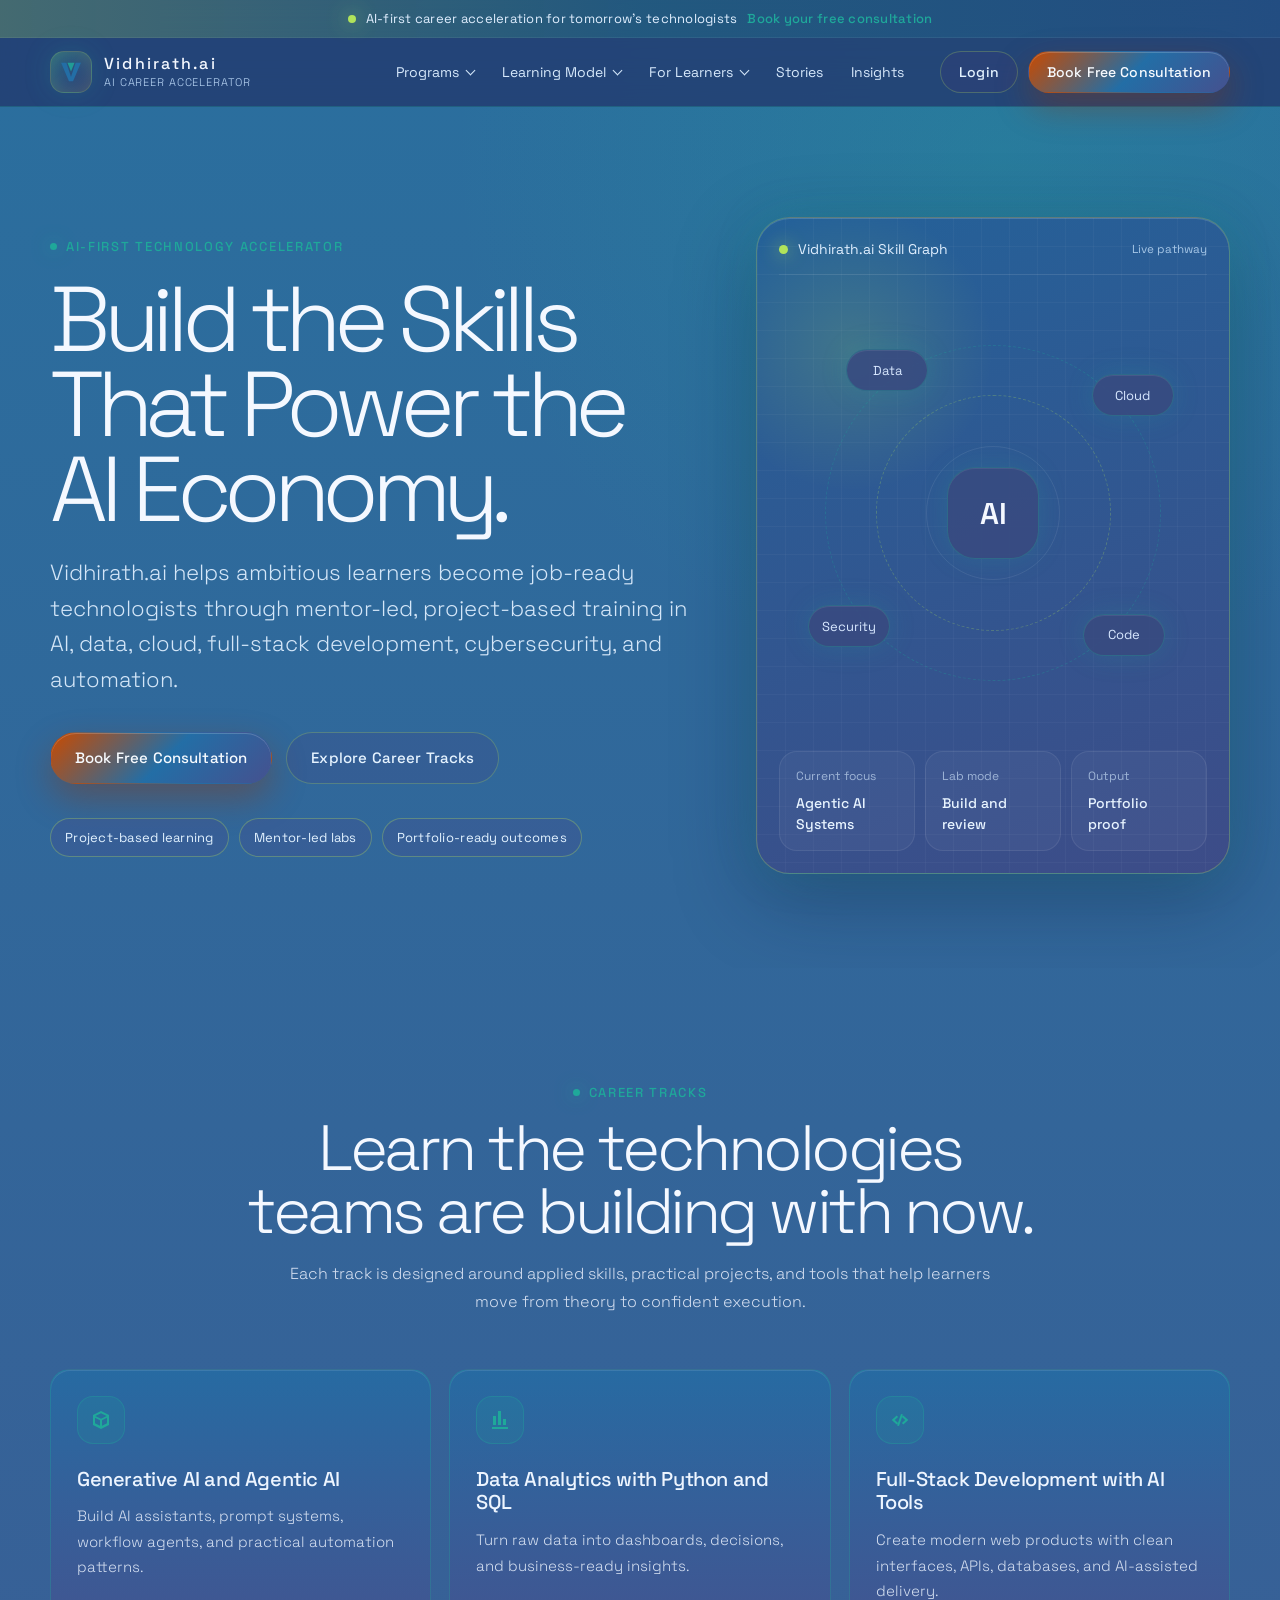
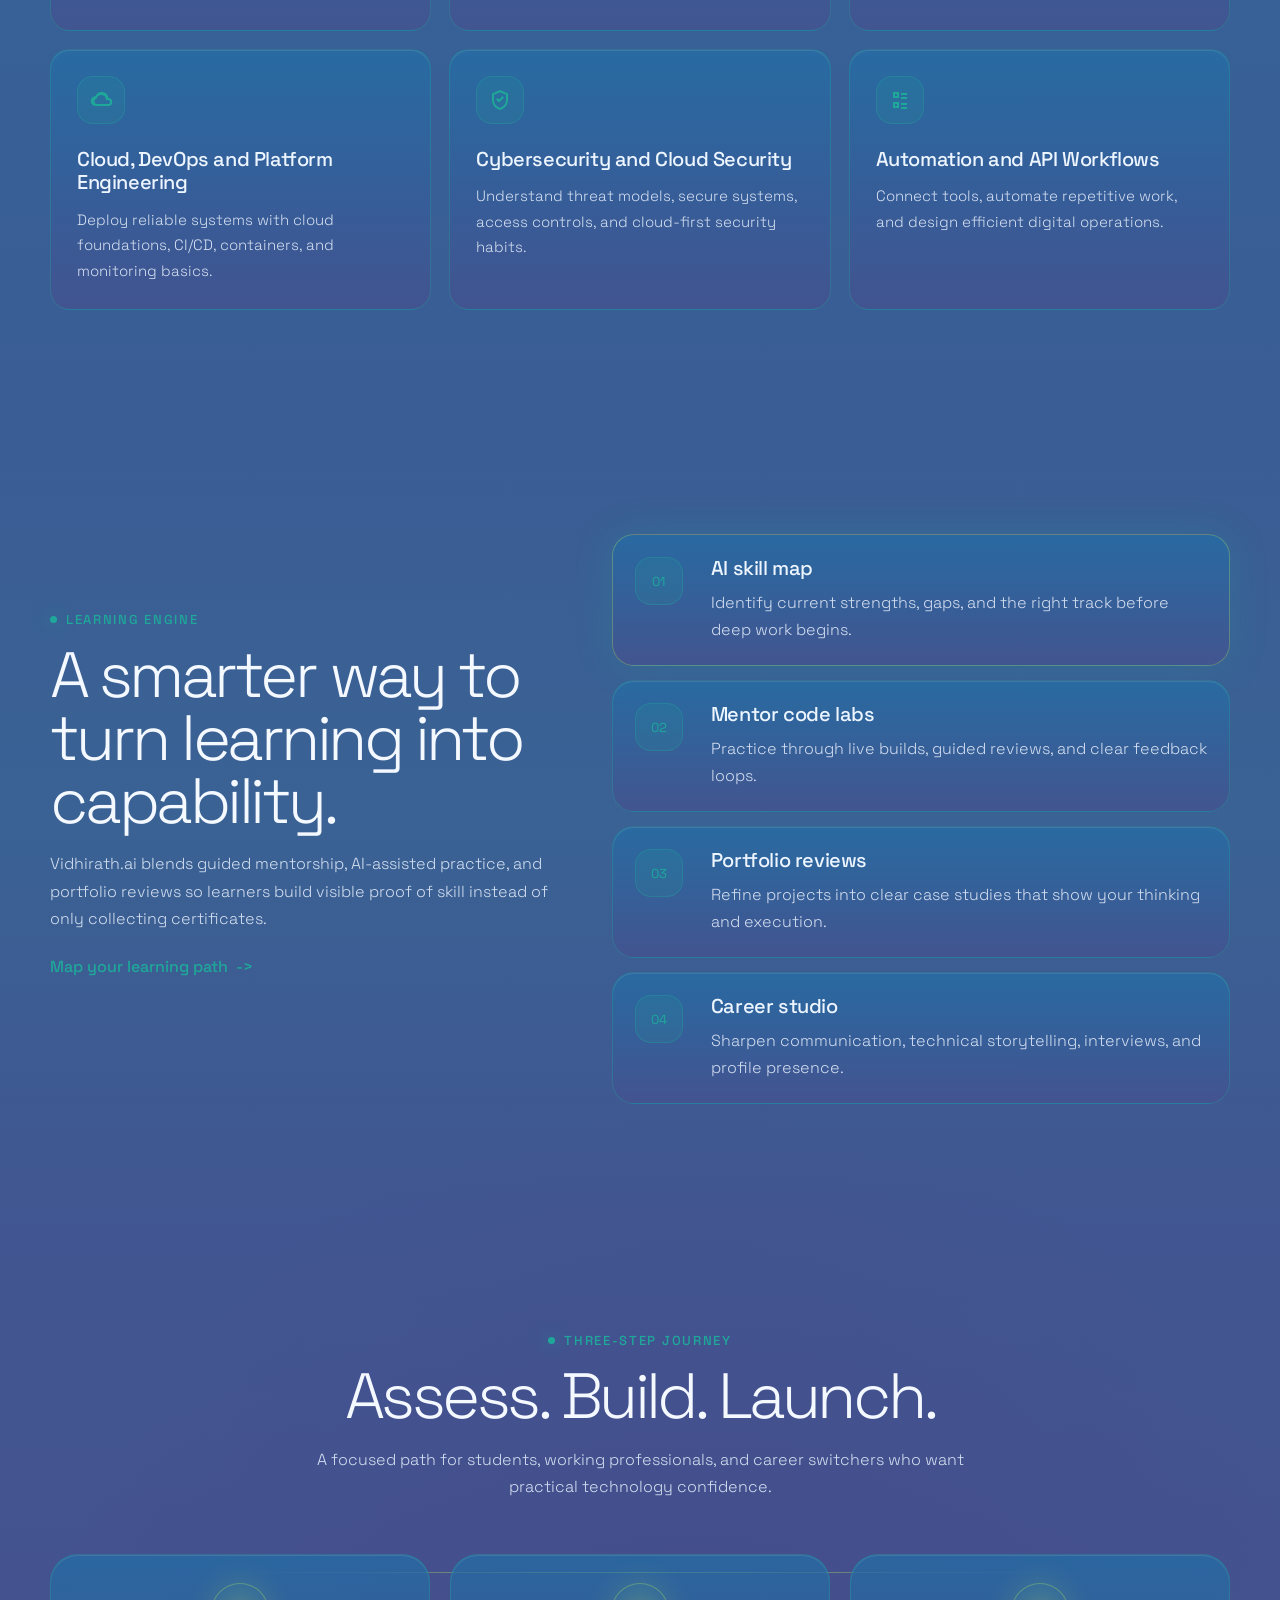
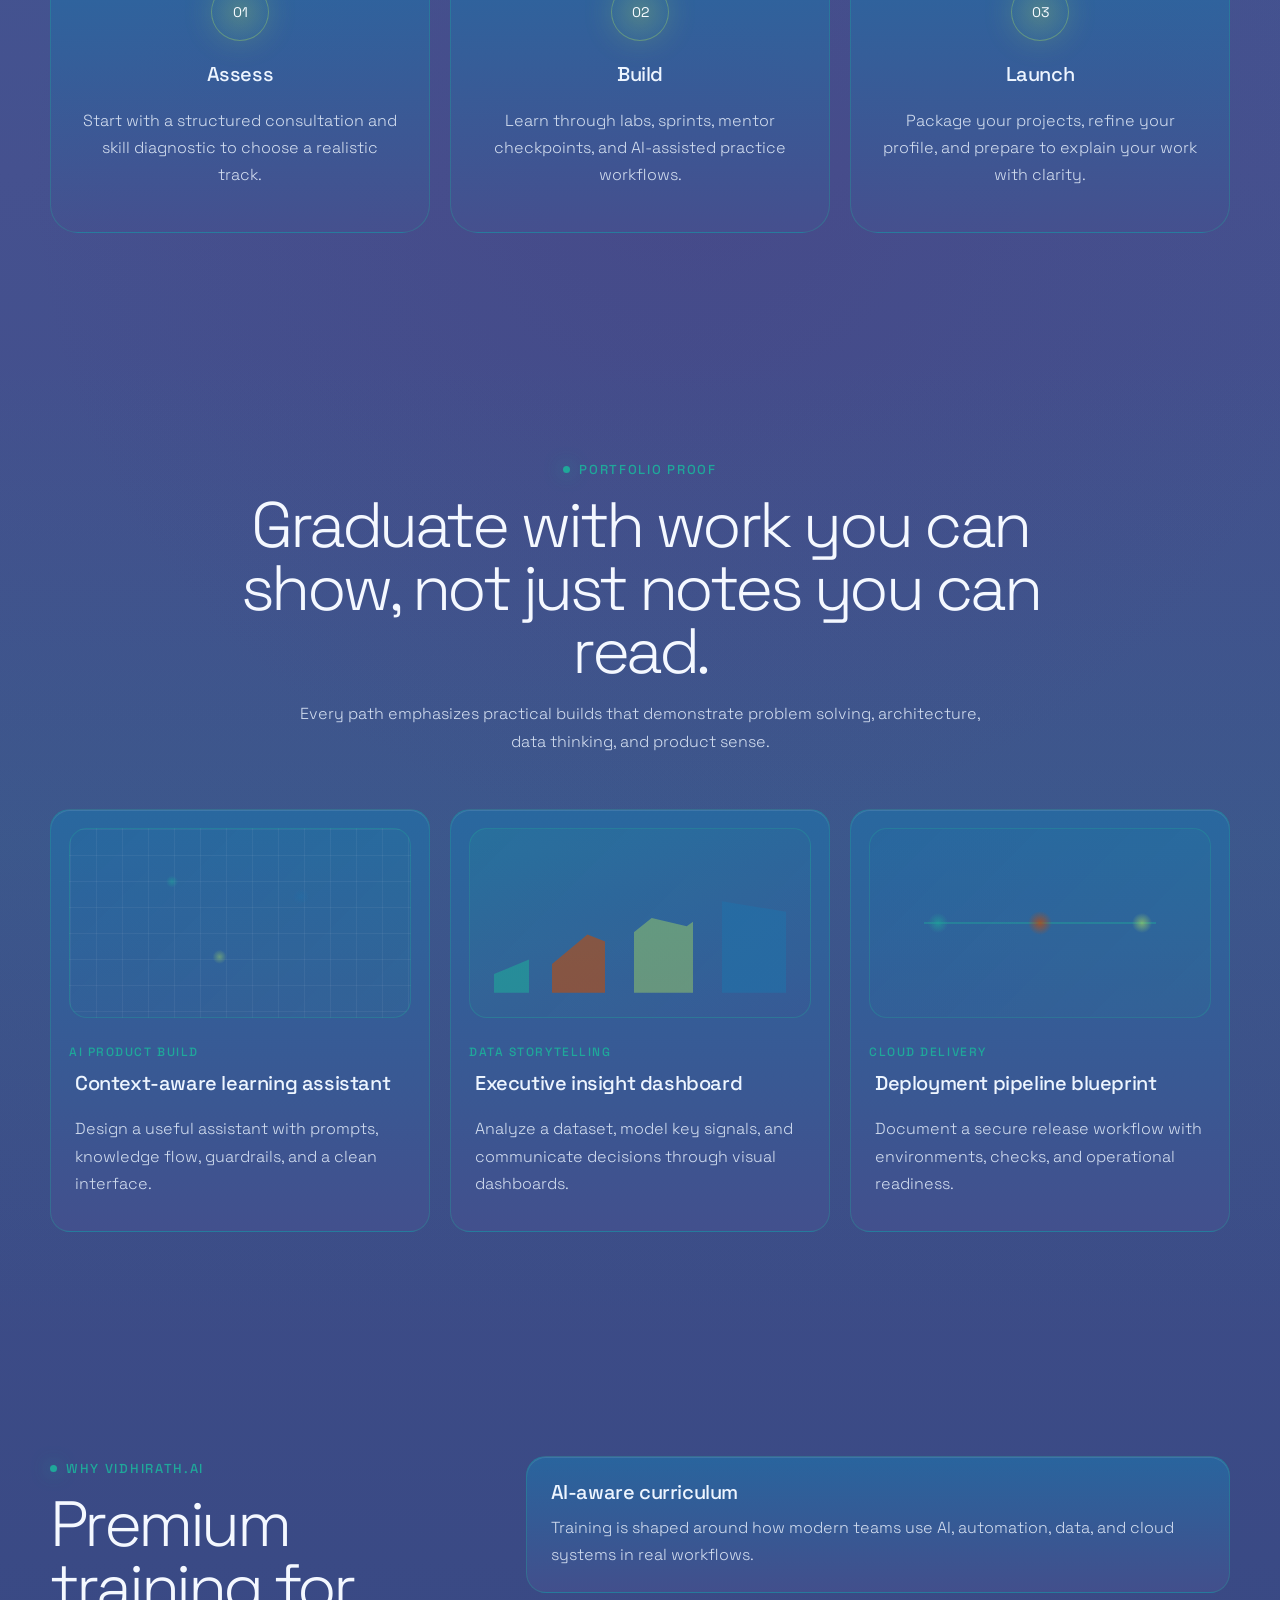
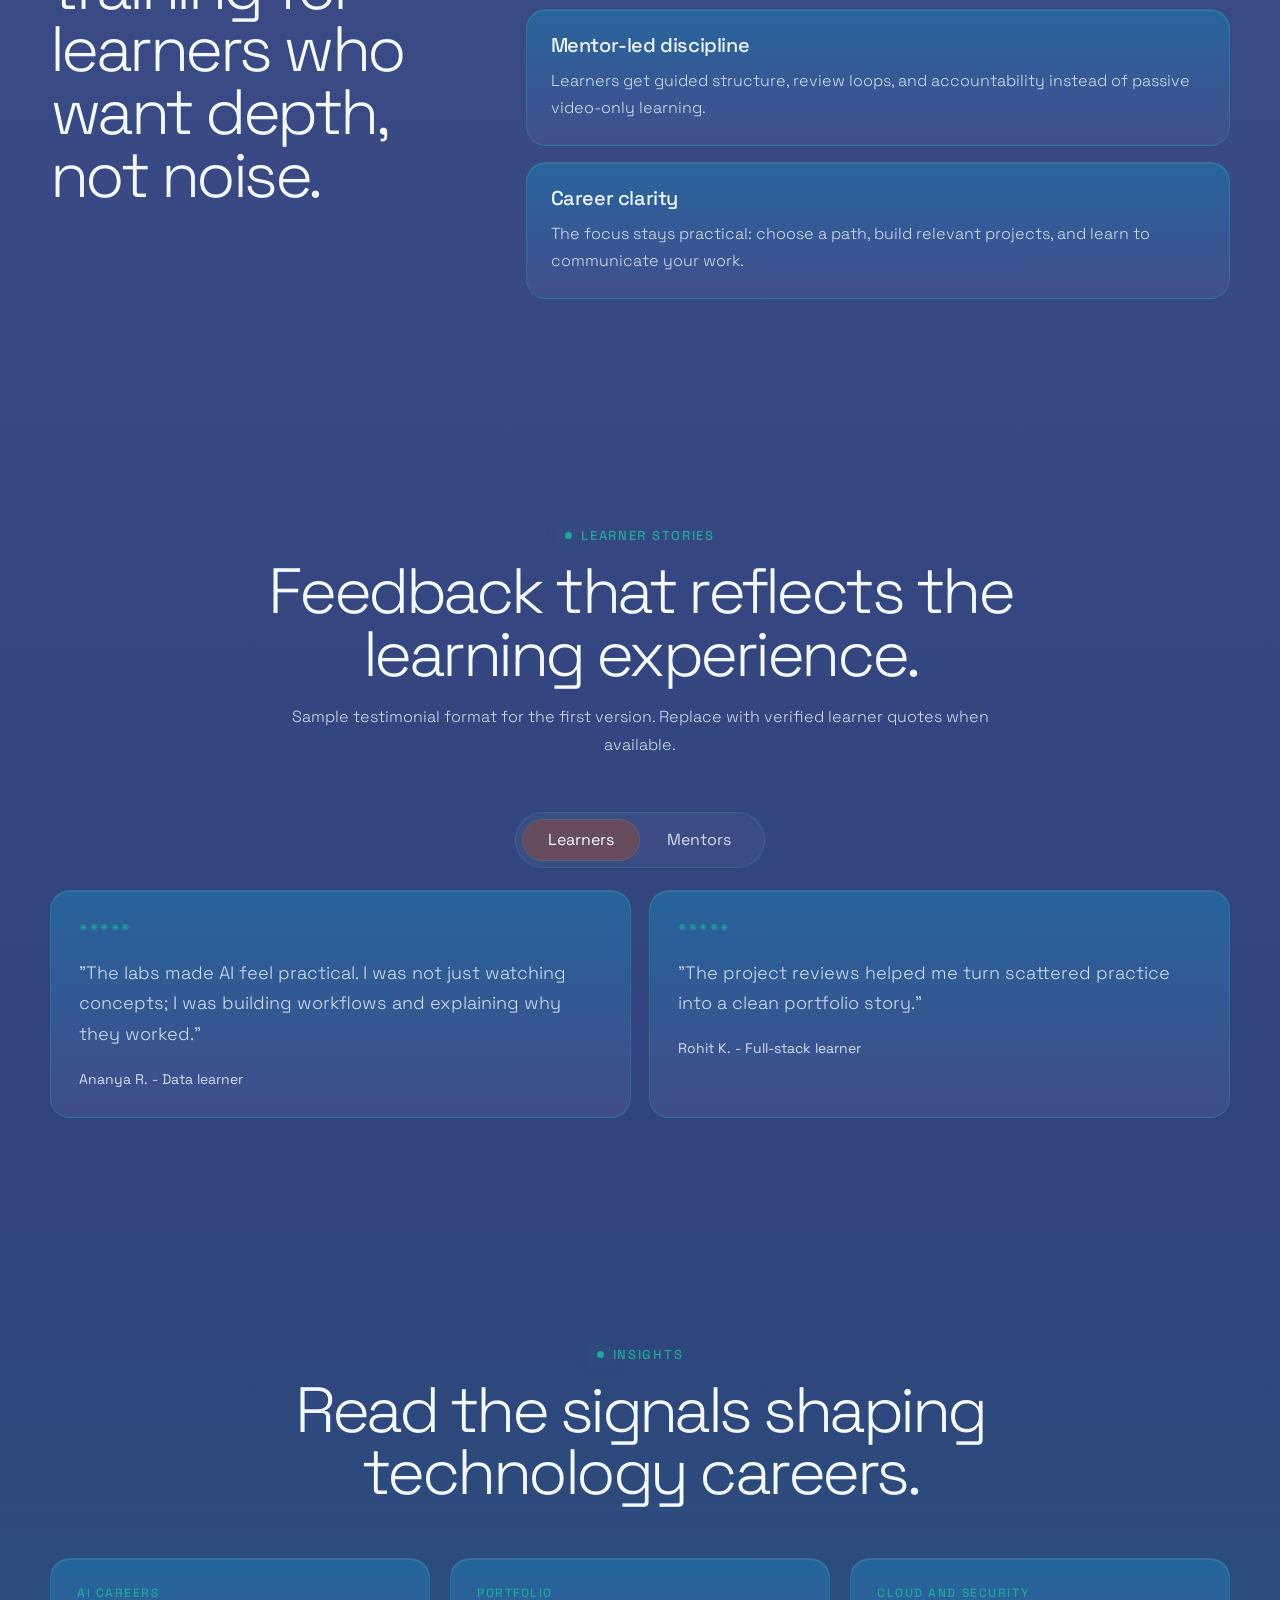
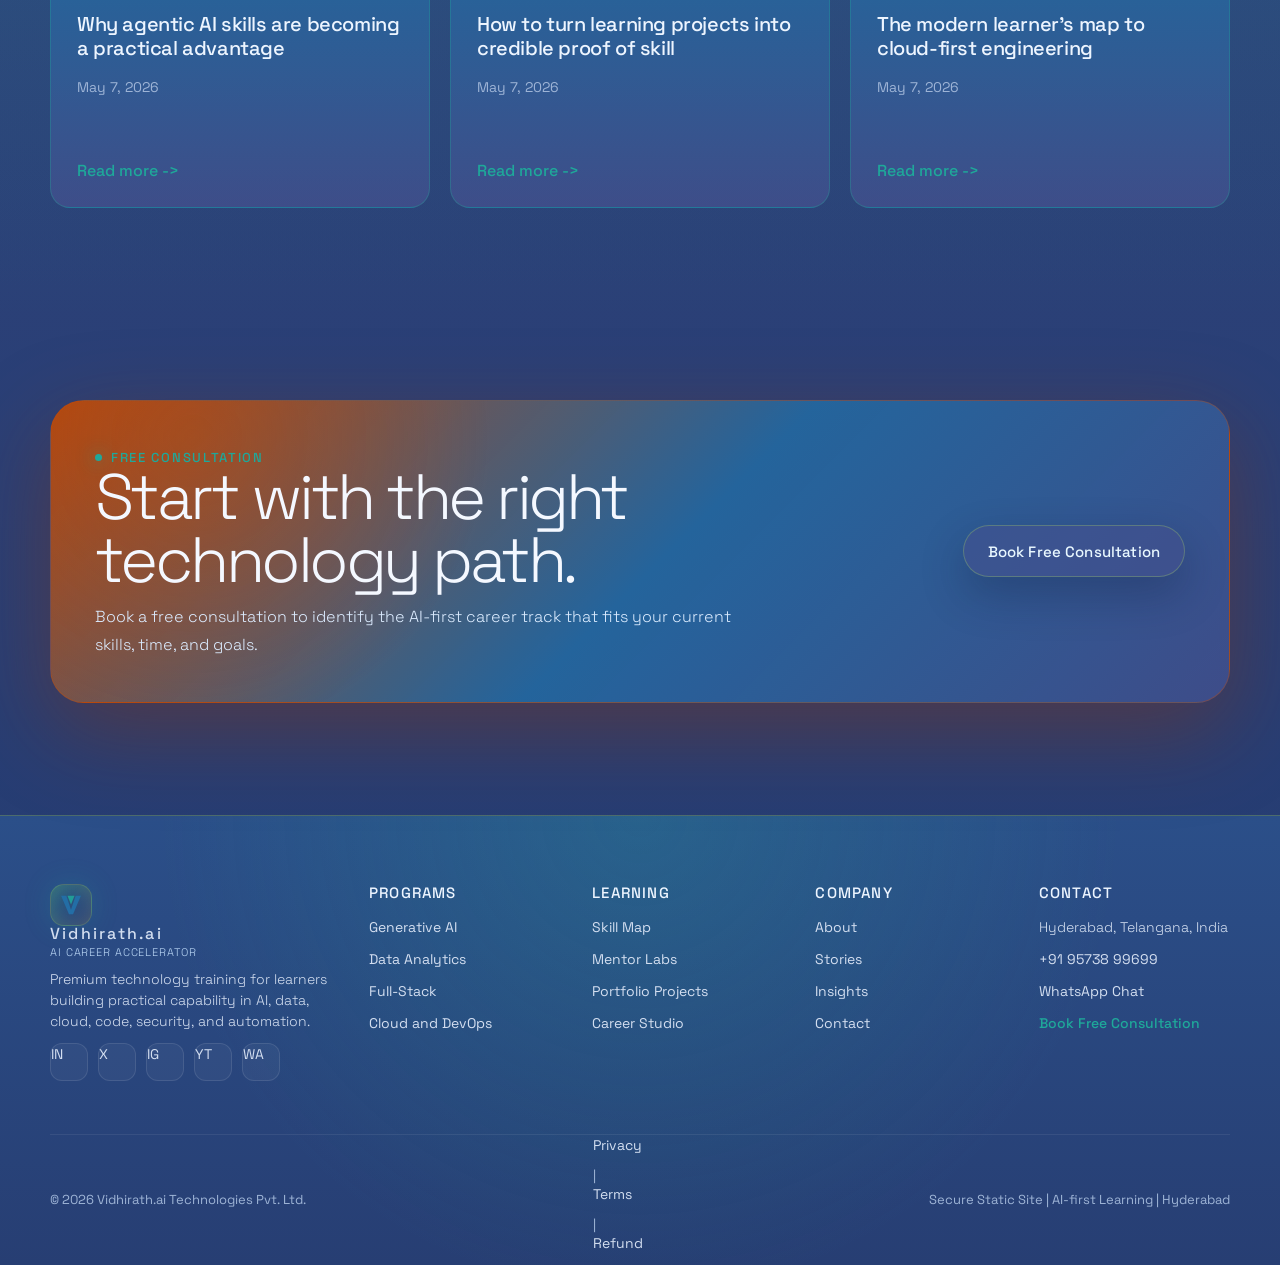
<file: index.html>
﻿<!doctype html>
<html lang="en" data-locale="en" data-locale-ready="true">
<head>
  <meta charset="utf-8">
  <meta name="viewport" content="width=device-width, initial-scale=1">
  <meta name="description" content="Vidhirath.ai is a premium AI-first technology career accelerator for learners building skills in AI, data, cloud, full-stack, cybersecurity, and automation.">
  <meta name="keywords" content="AI career accelerator, technology training, full-stack development, cloud, data analytics, cybersecurity, Hyderabad">
  <meta name="author" content="Vidhirath.ai Technologies Pvt. Ltd.">
  <meta name="language" content="en">
  <meta name="theme-color" content="#236EA6">
  <meta name="robots" content="index,follow,max-image-preview:large">
  <meta property="og:type" content="website">
  <meta property="og:site_name" content="Vidhirath.ai">
  <meta property="og:title" content="Vidhirath.ai | AI Career Accelerator">
  <meta property="og:description" content="Build practical AI-first technology skills through mentor-led, project-based training.">
  <meta property="og:url" content="https://www.vidhirath.ai/">
  <meta property="og:image" content="https://www.vidhirath.ai/assets/og-cover.jpg">
  <meta property="og:locale" content="en_IN">
  <meta name="twitter:card" content="summary_large_image">
  <meta name="twitter:title" content="Vidhirath.ai | AI Career Accelerator">
  <meta name="twitter:description" content="Book a free consultation and map your AI-first technology career pathway.">
  <meta name="twitter:image" content="https://www.vidhirath.ai/assets/og-cover.jpg">
  <link rel="canonical" href="https://www.vidhirath.ai/">
  <link rel="alternate" hreflang="en" href="https://www.vidhirath.ai/">
  <link rel="alternate" hreflang="x-default" href="https://www.vidhirath.ai/">
  <link rel="icon" type="image/svg+xml" href="assets/favicon.svg">
  <link rel="sitemap" type="application/xml" href="https://www.vidhirath.ai/sitemap.xml">
  <title>Vidhirath.ai | AI Career Accelerator</title>
  <link rel="preconnect" href="https://fonts.googleapis.com">
  <link rel="preconnect" href="https://fonts.gstatic.com" crossorigin>
  <link href="https://fonts.googleapis.com/css2?family=Space+Grotesk:wght@300;400;500;600;700&display=swap" rel="stylesheet">
  <link rel="stylesheet" href="styles.css">
</head>
<body data-i18n-ready="true">
  <a class="skip-link" href="#main">Skip to content</a>

  <div class="page-shell">
    <header class="site-header" id="siteHeader">
      <div class="announcement">
        <span class="announcement-dot" aria-hidden="true"></span>
        <span>AI-first career acceleration for tomorrow's technologists</span>
        <a class="js-open-consultation" href="#consultationForm">Book your free consultation</a>
      </div>

      <nav class="navbar" aria-label="Primary navigation">
        <a class="brand" href="#home" aria-label="Vidhirath.ai home">
          <span class="brand-mark" aria-hidden="true">
            <svg viewBox="0 0 48 48" role="img">
              <path d="M7 8h9l8 24L32 8h9L27.5 40h-7L7 8Z"></path>
              <path d="M18 8h12l-6 15-6-15Z"></path>
            </svg>
          </span>
          <span class="brand-copy">
            <strong>Vidhirath.ai</strong>
            <small>AI Career Accelerator</small>
          </span>
        </a>

        <button class="menu-toggle" type="button" aria-label="Open menu" aria-controls="siteNav" aria-expanded="false">
          <span></span>
          <span></span>
          <span></span>
        </button>

        <div class="nav-shell" id="siteNav">
          <ul class="nav-list">
            <li class="nav-item has-dropdown">
              <button class="nav-link" type="button" aria-expanded="false">Programs</button>
              <div class="dropdown" role="menu">
                <a href="#tracks" role="menuitem">Generative AI</a>
                <a href="#tracks" role="menuitem">Data Analytics</a>
                <a href="#tracks" role="menuitem">Full-Stack Development</a>
                <a href="#tracks" role="menuitem">Cloud and DevOps</a>
                <a href="#tracks" role="menuitem">Cybersecurity</a>
                <a href="#tracks" role="menuitem">Automation</a>
              </div>
            </li>
            <li class="nav-item has-dropdown">
              <button class="nav-link" type="button" aria-expanded="false">Learning Model</button>
              <div class="dropdown" role="menu">
                <a href="#engine" role="menuitem">AI Skill Map</a>
                <a href="#engine" role="menuitem">Mentor Labs</a>
                <a href="#projects" role="menuitem">Portfolio Projects</a>
                <a href="#journey" role="menuitem">Career Studio</a>
              </div>
            </li>
            <li class="nav-item has-dropdown">
              <button class="nav-link" type="button" aria-expanded="false">For Learners</button>
              <div class="dropdown" role="menu">
                <a href="#journey" role="menuitem">Students</a>
                <a href="#journey" role="menuitem">Working Professionals</a>
                <a href="#journey" role="menuitem">Career Switchers</a>
              </div>
            </li>
            <li class="nav-item"><a class="nav-link" href="#stories">Stories</a></li>
            <li class="nav-item"><a class="nav-link" href="#insights">Insights</a></li>
          </ul>

          <div class="nav-actions">
            <a class="btn btn-ghost" href="https://portal.vidhirath.ai/login">Login</a>
            <a class="btn btn-primary js-open-consultation" href="#consultationForm">Book Free Consultation</a>
          </div>
        </div>
      </nav>
    </header>

    <main id="main">
      <section class="hero section" id="home" aria-labelledby="hero-title">
        <canvas id="neuralCanvas" class="neural-canvas" aria-hidden="true"></canvas>
        <div class="hero-orb hero-orb-one" aria-hidden="true"></div>
        <div class="hero-orb hero-orb-two" aria-hidden="true"></div>

        <div class="container hero-grid">
          <div class="hero-copy reveal">
            <span class="eyebrow"><span></span> AI-first technology accelerator</span>
            <h1 id="hero-title">Build the Skills That Power the AI Economy.</h1>
            <p class="hero-subtitle">Vidhirath.ai helps ambitious learners become job-ready technologists through mentor-led, project-based training in AI, data, cloud, full-stack development, cybersecurity, and automation.</p>
            <div class="hero-actions">
              <a class="btn btn-primary btn-large js-open-consultation" href="#consultationForm">Book Free Consultation</a>
              <a class="btn btn-ghost btn-large" href="#tracks">Explore Career Tracks</a>
            </div>
            <div class="trust-strip" aria-label="Vidhirath.ai learning strengths">
              <span>Project-based learning</span>
              <span>Mentor-led labs</span>
              <span>Portfolio-ready outcomes</span>
            </div>
          </div>

          <div class="hero-panel reveal" aria-label="AI learning dashboard preview">
            <div class="panel-topline">
              <span class="status-light"></span>
              <span>Vidhirath.ai Skill Graph</span>
              <small>Live pathway</small>
            </div>
            <div class="skill-orbit" aria-hidden="true">
              <span class="orbit orbit-one"></span>
              <span class="orbit orbit-two"></span>
              <span class="orbit orbit-three"></span>
              <div class="core-node">AI</div>
              <div class="satellite-node node-a">Data</div>
              <div class="satellite-node node-b">Cloud</div>
              <div class="satellite-node node-c">Code</div>
              <div class="satellite-node node-d">Security</div>
            </div>
            <div class="signal-grid">
              <div>
                <small>Current focus</small>
                <strong>Agentic AI Systems</strong>
              </div>
              <div>
                <small>Lab mode</small>
                <strong>Build and review</strong>
              </div>
              <div>
                <small>Output</small>
                <strong>Portfolio proof</strong>
              </div>
            </div>
          </div>
        </div>
      </section>

      <section class="section" id="tracks" aria-labelledby="tracks-title">
        <div class="container">
          <div class="section-heading reveal">
            <span class="eyebrow"><span></span> Career tracks</span>
            <h2 id="tracks-title">Learn the technologies teams are building with now.</h2>
            <p>Each track is designed around applied skills, practical projects, and tools that help learners move from theory to confident execution.</p>
          </div>

          <div class="track-grid">
            <article class="track-card reveal">
              <span class="card-icon" aria-hidden="true"><svg viewBox="0 0 24 24"><path d="M12 3 4 7v10l8 4 8-4V7l-8-4Zm0 2.2 5.7 2.8L12 10.8 6.3 8 12 5.2ZM6 9.7l5 2.5v5.6l-5-2.5V9.7Zm7 8.1v-5.6l5-2.5v5.6l-5 2.5Z"></path></svg></span>
              <h3>Generative AI and Agentic AI</h3>
              <p>Build AI assistants, prompt systems, workflow agents, and practical automation patterns.</p>
            </article>
            <article class="track-card reveal">
              <span class="card-icon" aria-hidden="true"><svg viewBox="0 0 24 24"><path d="M4 19h16v2H4v-2Zm1-2V8h3v9H5Zm5 0V3h3v14h-3Zm5 0v-6h3v6h-3Z"></path></svg></span>
              <h3>Data Analytics with Python and SQL</h3>
              <p>Turn raw data into dashboards, decisions, and business-ready insights.</p>
            </article>
            <article class="track-card reveal">
              <span class="card-icon" aria-hidden="true"><svg viewBox="0 0 24 24"><path d="m8.7 16.6-5-4.6 5-4.6 1.4 1.5L6.8 12l3.3 3.1-1.4 1.5Zm6.6 0-1.4-1.5 3.3-3.1-3.3-3.1 1.4-1.5 5 4.6-5 4.6ZM11 18l-1.9-.6L13 6l1.9.6L11 18Z"></path></svg></span>
              <h3>Full-Stack Development with AI Tools</h3>
              <p>Create modern web products with clean interfaces, APIs, databases, and AI-assisted delivery.</p>
            </article>
            <article class="track-card reveal">
              <span class="card-icon" aria-hidden="true"><svg viewBox="0 0 24 24"><path d="M7 18a5 5 0 0 1-.4-10A6.7 6.7 0 0 1 19.4 10 4 4 0 0 1 19 18H7Zm0-2h12a2 2 0 1 0-.7-3.9l-1.2.4-.2-1.3a4.7 4.7 0 0 0-9.1-1.1l-.4 1-1 .1A3 3 0 0 0 7 16Z"></path></svg></span>
              <h3>Cloud, DevOps and Platform Engineering</h3>
              <p>Deploy reliable systems with cloud foundations, CI/CD, containers, and monitoring basics.</p>
            </article>
            <article class="track-card reveal">
              <span class="card-icon" aria-hidden="true"><svg viewBox="0 0 24 24"><path d="M12 2 4 5.5v6.3c0 5 3.4 8.8 8 10.2 4.6-1.4 8-5.2 8-10.2V5.5L12 2Zm0 2.2 6 2.6v5c0 3.8-2.4 6.8-6 8-3.6-1.2-6-4.2-6-8v-5l6-2.6Zm-1 10.2 5-5-1.4-1.4-3.6 3.6-1.6-1.6L8 11.4l3 3Z"></path></svg></span>
              <h3>Cybersecurity and Cloud Security</h3>
              <p>Understand threat models, secure systems, access controls, and cloud-first security habits.</p>
            </article>
            <article class="track-card reveal">
              <span class="card-icon" aria-hidden="true"><svg viewBox="0 0 24 24"><path d="M5 4h6v6H5V4Zm8 1h6v2h-6V5Zm0 4h6v2h-6V9ZM5 14h6v6H5v-6Zm8 1h6v2h-6v-2Zm0 4h6v2h-6v-2ZM7 6v2h2V6H7Zm0 10v2h2v-2H7Z"></path></svg></span>
              <h3>Automation and API Workflows</h3>
              <p>Connect tools, automate repetitive work, and design efficient digital operations.</p>
            </article>
          </div>
        </div>
      </section>

      <section class="section engine-section" id="engine" aria-labelledby="engine-title">
        <div class="container split-grid">
          <div class="section-heading left reveal">
            <span class="eyebrow"><span></span> Learning engine</span>
            <h2 id="engine-title">A smarter way to turn learning into capability.</h2>
            <p>Vidhirath.ai blends guided mentorship, AI-assisted practice, and portfolio reviews so learners build visible proof of skill instead of only collecting certificates.</p>
            <a class="text-link" href="#counseling">Map your learning path</a>
          </div>

          <div class="engine-stack reveal">
            <article class="engine-card active">
              <span>01</span>
              <div>
                <h3>AI skill map</h3>
                <p>Identify current strengths, gaps, and the right track before deep work begins.</p>
              </div>
            </article>
            <article class="engine-card">
              <span>02</span>
              <div>
                <h3>Mentor code labs</h3>
                <p>Practice through live builds, guided reviews, and clear feedback loops.</p>
              </div>
            </article>
            <article class="engine-card">
              <span>03</span>
              <div>
                <h3>Portfolio reviews</h3>
                <p>Refine projects into clear case studies that show your thinking and execution.</p>
              </div>
            </article>
            <article class="engine-card">
              <span>04</span>
              <div>
                <h3>Career studio</h3>
                <p>Sharpen communication, technical storytelling, interviews, and profile presence.</p>
              </div>
            </article>
          </div>
        </div>
      </section>

      <section class="section journey-section" id="journey" aria-labelledby="journey-title">
        <div class="container">
          <div class="section-heading reveal">
            <span class="eyebrow"><span></span> Three-step journey</span>
            <h2 id="journey-title">Assess. Build. Launch.</h2>
            <p>A focused path for students, working professionals, and career switchers who want practical technology confidence.</p>
          </div>

          <div class="journey-line" aria-hidden="true"></div>
          <div class="journey-grid">
            <article class="journey-card reveal">
              <span class="step-node">01</span>
              <h3>Assess</h3>
              <p>Start with a structured consultation and skill diagnostic to choose a realistic track.</p>
            </article>
            <article class="journey-card reveal">
              <span class="step-node">02</span>
              <h3>Build</h3>
              <p>Learn through labs, sprints, mentor checkpoints, and AI-assisted practice workflows.</p>
            </article>
            <article class="journey-card reveal">
              <span class="step-node">03</span>
              <h3>Launch</h3>
              <p>Package your projects, refine your profile, and prepare to explain your work with clarity.</p>
            </article>
          </div>
        </div>
      </section>

      <section class="section projects-section" id="projects" aria-labelledby="projects-title">
        <div class="container">
          <div class="section-heading reveal">
            <span class="eyebrow"><span></span> Portfolio proof</span>
            <h2 id="projects-title">Graduate with work you can show, not just notes you can read.</h2>
            <p>Every path emphasizes practical builds that demonstrate problem solving, architecture, data thinking, and product sense.</p>
          </div>

          <div class="project-grid">
            <article class="project-card reveal">
              <div class="project-visual grid-visual" aria-hidden="true"></div>
              <span>AI Product Build</span>
              <h3>Context-aware learning assistant</h3>
              <p>Design a useful assistant with prompts, knowledge flow, guardrails, and a clean interface.</p>
            </article>
            <article class="project-card reveal">
              <div class="project-visual chart-visual" aria-hidden="true"></div>
              <span>Data Storytelling</span>
              <h3>Executive insight dashboard</h3>
              <p>Analyze a dataset, model key signals, and communicate decisions through visual dashboards.</p>
            </article>
            <article class="project-card reveal">
              <div class="project-visual pipeline-visual" aria-hidden="true"></div>
              <span>Cloud Delivery</span>
              <h3>Deployment pipeline blueprint</h3>
              <p>Document a secure release workflow with environments, checks, and operational readiness.</p>
            </article>
          </div>
        </div>
      </section>

      <section class="section why-section" id="why" aria-labelledby="why-title">
        <div class="container why-grid">
          <div class="section-heading left reveal">
            <span class="eyebrow"><span></span> Why Vidhirath.ai</span>
            <h2 id="why-title">Premium training for learners who want depth, not noise.</h2>
          </div>
          <div class="why-cards">
            <article class="why-card reveal">
              <h3>AI-aware curriculum</h3>
              <p>Training is shaped around how modern teams use AI, automation, data, and cloud systems in real workflows.</p>
            </article>
            <article class="why-card reveal">
              <h3>Mentor-led discipline</h3>
              <p>Learners get guided structure, review loops, and accountability instead of passive video-only learning.</p>
            </article>
            <article class="why-card reveal">
              <h3>Career clarity</h3>
              <p>The focus stays practical: choose a path, build relevant projects, and learn to communicate your work.</p>
            </article>
          </div>
        </div>
      </section>

      <section class="section stories-section" id="stories" aria-labelledby="stories-title">
        <div class="container">
          <div class="section-heading reveal">
            <span class="eyebrow"><span></span> Learner stories</span>
            <h2 id="stories-title">Feedback that reflects the learning experience.</h2>
            <p>Sample testimonial format for the first version. Replace with verified learner quotes when available.</p>
          </div>

          <div class="tab-controls reveal" role="tablist" aria-label="Story categories">
            <button class="tab-button active" type="button" role="tab" aria-selected="true" aria-controls="learnerStories" id="learnerTab">Learners</button>
            <button class="tab-button" type="button" role="tab" aria-selected="false" aria-controls="mentorStories" id="mentorTab">Mentors</button>
          </div>

          <div class="testimonial-panel active" id="learnerStories" role="tabpanel" aria-labelledby="learnerTab">
            <article class="testimonial-card reveal">
              <div class="stars" aria-label="Five star rating">*****</div>
              <p>"The labs made AI feel practical. I was not just watching concepts; I was building workflows and explaining why they worked."</p>
              <span>Ananya R. - Data learner</span>
            </article>
            <article class="testimonial-card reveal">
              <div class="stars" aria-label="Five star rating">*****</div>
              <p>"The project reviews helped me turn scattered practice into a clean portfolio story."</p>
              <span>Rohit K. - Full-stack learner</span>
            </article>
          </div>

          <div class="testimonial-panel" id="mentorStories" role="tabpanel" aria-labelledby="mentorTab" hidden>
            <article class="testimonial-card reveal">
              <div class="stars" aria-label="Five star rating">*****</div>
              <p>"The best learners are not the ones who memorize fastest. They learn to reason, build, debug, and communicate their choices."</p>
              <span>Mentor note - AI systems</span>
            </article>
            <article class="testimonial-card reveal">
              <div class="stars" aria-label="Five star rating">*****</div>
              <p>"A strong portfolio is a thinking artifact. It shows how a learner approaches constraints, tradeoffs, and quality."</p>
              <span>Mentor note - Product engineering</span>
            </article>
          </div>
        </div>
      </section>

      <section class="section insights-section" id="insights" aria-labelledby="insights-title">
        <div class="container">
          <div class="section-heading reveal">
            <span class="eyebrow"><span></span> Insights</span>
            <h2 id="insights-title">Read the signals shaping technology careers.</h2>
          </div>

          <div class="insight-grid">
            <article class="insight-card reveal">
              <span>AI Careers</span>
              <h3>Why agentic AI skills are becoming a practical advantage</h3>
              <time datetime="2026-05-07">May 7, 2026</time>
              <a href="#counseling">Read more</a>
            </article>
            <article class="insight-card reveal">
              <span>Portfolio</span>
              <h3>How to turn learning projects into credible proof of skill</h3>
              <time datetime="2026-05-07">May 7, 2026</time>
              <a href="#counseling">Read more</a>
            </article>
            <article class="insight-card reveal">
              <span>Cloud and Security</span>
              <h3>The modern learner's map to cloud-first engineering</h3>
              <time datetime="2026-05-07">May 7, 2026</time>
              <a href="#counseling">Read more</a>
            </article>
          </div>
        </div>
      </section>

      <section class="cta-section section" id="counseling" aria-labelledby="cta-title">
        <div class="container cta-card reveal">
          <div>
            <span class="eyebrow"><span></span> Free consultation</span>
            <h2 id="cta-title">Start with the right technology path.</h2>
            <p>Book a free consultation to identify the AI-first career track that fits your current skills, time, and goals.</p>
          </div>
          <a class="btn btn-inverted btn-large js-open-consultation" href="#consultationForm">Book Free Consultation</a>
        </div>
      </section>
    </main>

    <footer class="site-footer">
      <div class="container footer-grid">
        <div class="footer-brand">
          <a class="brand" href="#home" aria-label="Vidhirath.ai home">
            <span class="brand-mark" aria-hidden="true">
              <svg viewBox="0 0 48 48" role="img">
                <path d="M7 8h9l8 24L32 8h9L27.5 40h-7L7 8Z"></path>
                <path d="M18 8h12l-6 15-6-15Z"></path>
              </svg>
            </span>
            <span class="brand-copy">
              <strong>Vidhirath.ai</strong>
              <small>AI Career Accelerator</small>
            </span>
          </a>
          <p>Premium technology training for learners building practical capability in AI, data, cloud, code, security, and automation.</p>
          <div class="social-links" aria-label="Social links">
            <a href="https://www.linkedin.com/company/vidhirath-ai" target="_blank" rel="noopener noreferrer" aria-label="LinkedIn">in</a>
            <a href="https://x.com/vidhirath_ai" target="_blank" rel="noopener noreferrer" aria-label="X">x</a>
            <a href="https://www.instagram.com/vidhirath_ai" target="_blank" rel="noopener noreferrer" aria-label="Instagram">ig</a>
            <a href="https://www.youtube.com/@vidhirathai" target="_blank" rel="noopener noreferrer" aria-label="YouTube">yt</a>
            <a href="https://wa.me/919573899699" target="_blank" rel="noopener noreferrer" aria-label="WhatsApp">wa</a>
          </div>
        </div>

        <div>
          <h3>Programs</h3>
          <a href="#tracks">Generative AI</a>
          <a href="#tracks">Data Analytics</a>
          <a href="#tracks">Full-Stack</a>
          <a href="#tracks">Cloud and DevOps</a>
        </div>
        <div>
          <h3>Learning</h3>
          <a href="#engine">Skill Map</a>
          <a href="#engine">Mentor Labs</a>
          <a href="#projects">Portfolio Projects</a>
          <a href="#journey">Career Studio</a>
        </div>
        <div>
          <h3>Company</h3>
          <a href="#why">About</a>
          <a href="#stories">Stories</a>
          <a href="#insights">Insights</a>
          <a href="#counseling">Contact</a>
        </div>
        <div>
          <h3>Contact</h3>
          <p>Hyderabad, Telangana, India</p>
          <a href="tel:+919573899699">+91 95738 99699</a>
          <a href="https://wa.me/919573899699" target="_blank" rel="noopener noreferrer">WhatsApp Chat</a>
          <a class="footer-cta js-open-consultation" href="#consultationForm">Book Free Consultation</a>
        </div>
      </div>

      <div class="footer-bottom container">
        <span>&copy; <span id="currentYear"></span> Vidhirath.ai Technologies Pvt. Ltd.</span>
        <span><a href="privacy.html">Privacy</a> | <a href="terms.html">Terms</a> | <a href="refund.html">Refund</a></span>
        <span>Secure Static Site | AI-first Learning | Hyderabad</span>
      </div>
    </footer>

    <div class="consultation-modal" id="consultationModal" aria-hidden="true">
      <div class="modal-backdrop" data-close-consultation></div>
      <div class="modal-dialog" role="dialog" aria-modal="true" aria-labelledby="consultationTitle" aria-describedby="consultationIntro">
        <button class="modal-close" type="button" aria-label="Close consultation form" data-close-consultation>
          <span aria-hidden="true"></span>
          <span aria-hidden="true"></span>
        </button>

        <div class="modal-visual" aria-hidden="true">
          <span class="modal-chip">AI pathway consult</span>
          <h2>Let us map your best next technology track.</h2>
          <div class="modal-signal-card">
            <span>Fast response</span>
            <strong>+91 95738 99699</strong>
          </div>
          <div class="modal-path">
            <span>Assess</span>
            <span>Plan</span>
            <span>Build</span>
          </div>
        </div>

        <form class="consultation-form" id="consultationForm" action="https://formsubmit.co/visas@visistavisas.com" method="POST">
          <input type="hidden" name="_subject" value="New Vidhirath.ai Free Consultation Request">
          <input type="hidden" name="_template" value="table">
          <input type="hidden" name="_captcha" value="false">
          <input class="honeypot" type="text" name="_honey" tabindex="-1" autocomplete="off" aria-hidden="true">

          <div class="form-heading">
            <span class="eyebrow"><span></span> Free consultation</span>
            <h2 id="consultationTitle">Book Free Consultation</h2>
            <p id="consultationIntro">Share a few details and the Vidhirath.ai team will contact you about the right AI-first technology path.</p>
          </div>

          <div class="form-grid">
            <label>
              <span>Full name</span>
              <input type="text" name="Full Name" autocomplete="name" required>
            </label>
            <label>
              <span>Phone number</span>
              <input type="tel" name="Phone Number" autocomplete="tel" inputmode="tel" required>
            </label>
            <label>
              <span>Email address</span>
              <input type="email" name="email" autocomplete="email" required>
            </label>
            <label>
              <span>Current status</span>
              <select name="Current Status" required>
                <option value="">Select one</option>
                <option>Student</option>
                <option>Working professional</option>
                <option>Career switcher</option>
                <option>Recent graduate</option>
              </select>
            </label>
            <label>
              <span>Interested track</span>
              <select name="Interested Track" required>
                <option value="">Choose a track</option>
                <option>Generative AI and Agentic AI</option>
                <option>Data Analytics with Python and SQL</option>
                <option>Full-Stack Development with AI Tools</option>
                <option>Cloud, DevOps and Platform Engineering</option>
                <option>Cybersecurity and Cloud Security</option>
                <option>Automation and API Workflows</option>
                <option>Not sure yet</option>
              </select>
            </label>
            <label>
              <span>Preferred contact time</span>
              <select name="Preferred Contact Time" required>
                <option value="">Select time</option>
                <option>Morning</option>
                <option>Afternoon</option>
                <option>Evening</option>
                <option>Anytime</option>
              </select>
            </label>
            <label class="full-field">
              <span>Your goals</span>
              <textarea name="Goals or Message" rows="4" placeholder="Tell us what you want to learn or improve."></textarea>
            </label>
          </div>

          <p class="form-status" id="formStatus" role="status" aria-live="polite"></p>
          <button class="btn btn-primary btn-large form-submit" type="submit">Send Consultation Request</button>
          <p class="form-note">You can also contact us directly at <a href="tel:+919573899699">+91 95738 99699</a> or <a href="https://wa.me/919573899699" target="_blank" rel="noopener noreferrer">WhatsApp</a>.</p>
          <p class="form-activation-note">First-time deployment note: confirm the form-delivery verification message in your mailbox to activate delivery.</p>
        </form>
      </div>
    </div>
  </div>

  <script src="script.js"></script>
</body>
</html>
</file>
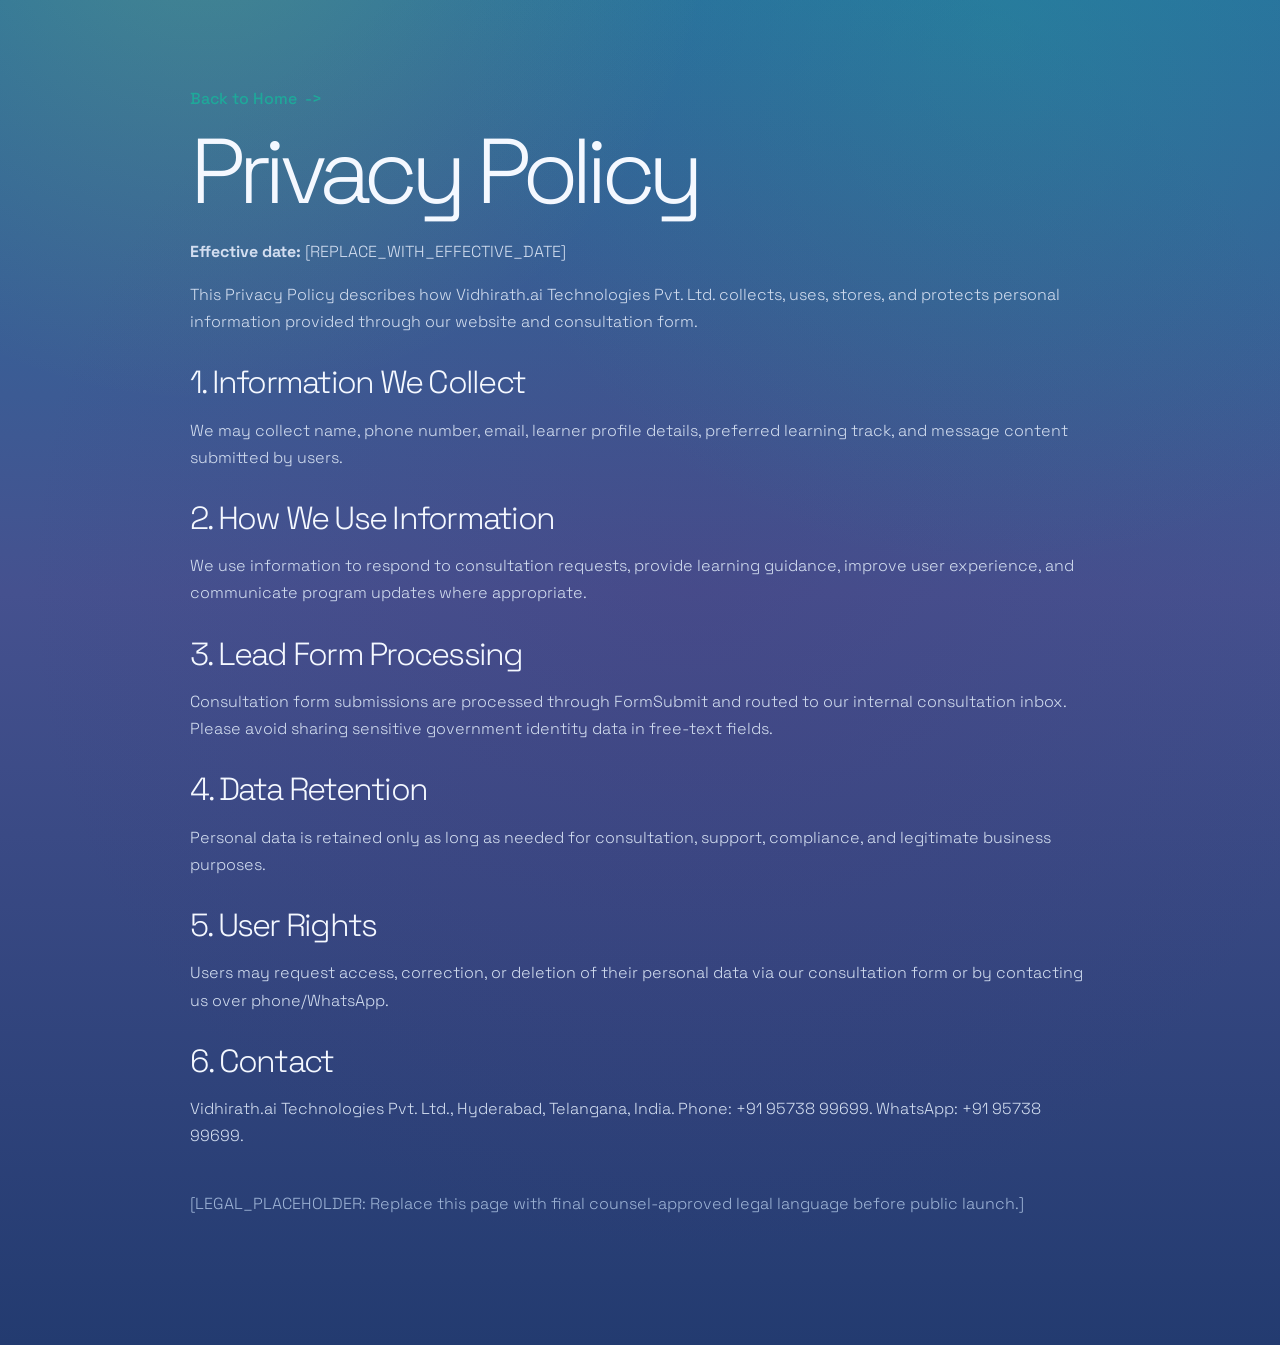
<file: privacy.html>
﻿<!doctype html>
<html lang="en" data-locale="en" data-locale-ready="true">
<head>
  <meta charset="utf-8">
  <meta name="viewport" content="width=device-width, initial-scale=1">
  <meta name="description" content="Privacy Policy for Vidhirath.ai Technologies Pvt. Ltd.">
  <meta name="robots" content="index,follow">
  <meta name="theme-color" content="#236EA6">
  <link rel="canonical" href="https://www.vidhirath.ai/privacy.html">
  <title>Privacy Policy | Vidhirath.ai</title>
  <link rel="preconnect" href="https://fonts.googleapis.com">
  <link rel="preconnect" href="https://fonts.gstatic.com" crossorigin>
  <link href="https://fonts.googleapis.com/css2?family=Space+Grotesk:wght@300;400;500;600;700&display=swap" rel="stylesheet">
  <link rel="stylesheet" href="styles.css">
</head>
<body data-i18n-ready="true">
  <main class="section" style="padding-top:80px;">
    <div class="container" style="max-width:900px;">
      <a class="text-link" href="index.html">Back to Home</a>
      <h1 style="margin-top:20px;">Privacy Policy</h1>
      <p><strong>Effective date:</strong> [REPLACE_WITH_EFFECTIVE_DATE]</p>
      <p>This Privacy Policy describes how Vidhirath.ai Technologies Pvt. Ltd. collects, uses, stores, and protects personal information provided through our website and consultation form.</p>

      <h2 style="font-size:32px;margin-top:32px;">1. Information We Collect</h2>
      <p>We may collect name, phone number, email, learner profile details, preferred learning track, and message content submitted by users.</p>

      <h2 style="font-size:32px;margin-top:32px;">2. How We Use Information</h2>
      <p>We use information to respond to consultation requests, provide learning guidance, improve user experience, and communicate program updates where appropriate.</p>

      <h2 style="font-size:32px;margin-top:32px;">3. Lead Form Processing</h2>
      <p>Consultation form submissions are processed through FormSubmit and routed to our internal consultation inbox. Please avoid sharing sensitive government identity data in free-text fields.</p>

      <h2 style="font-size:32px;margin-top:32px;">4. Data Retention</h2>
      <p>Personal data is retained only as long as needed for consultation, support, compliance, and legitimate business purposes.</p>

      <h2 style="font-size:32px;margin-top:32px;">5. User Rights</h2>
      <p>Users may request access, correction, or deletion of their personal data via our consultation form or by contacting us over phone/WhatsApp.</p>

      <h2 style="font-size:32px;margin-top:32px;">6. Contact</h2>
      <p>Vidhirath.ai Technologies Pvt. Ltd., Hyderabad, Telangana, India. Phone: <a href="tel:+919573899699">+91 95738 99699</a>. WhatsApp: <a href="https://wa.me/919573899699" target="_blank" rel="noopener noreferrer">+91 95738 99699</a>.</p>
      <p style="margin-top:40px;color:var(--dim);">[LEGAL_PLACEHOLDER: Replace this page with final counsel-approved legal language before public launch.]</p>
    </div>
  </main>
</body>
</html>
</file>
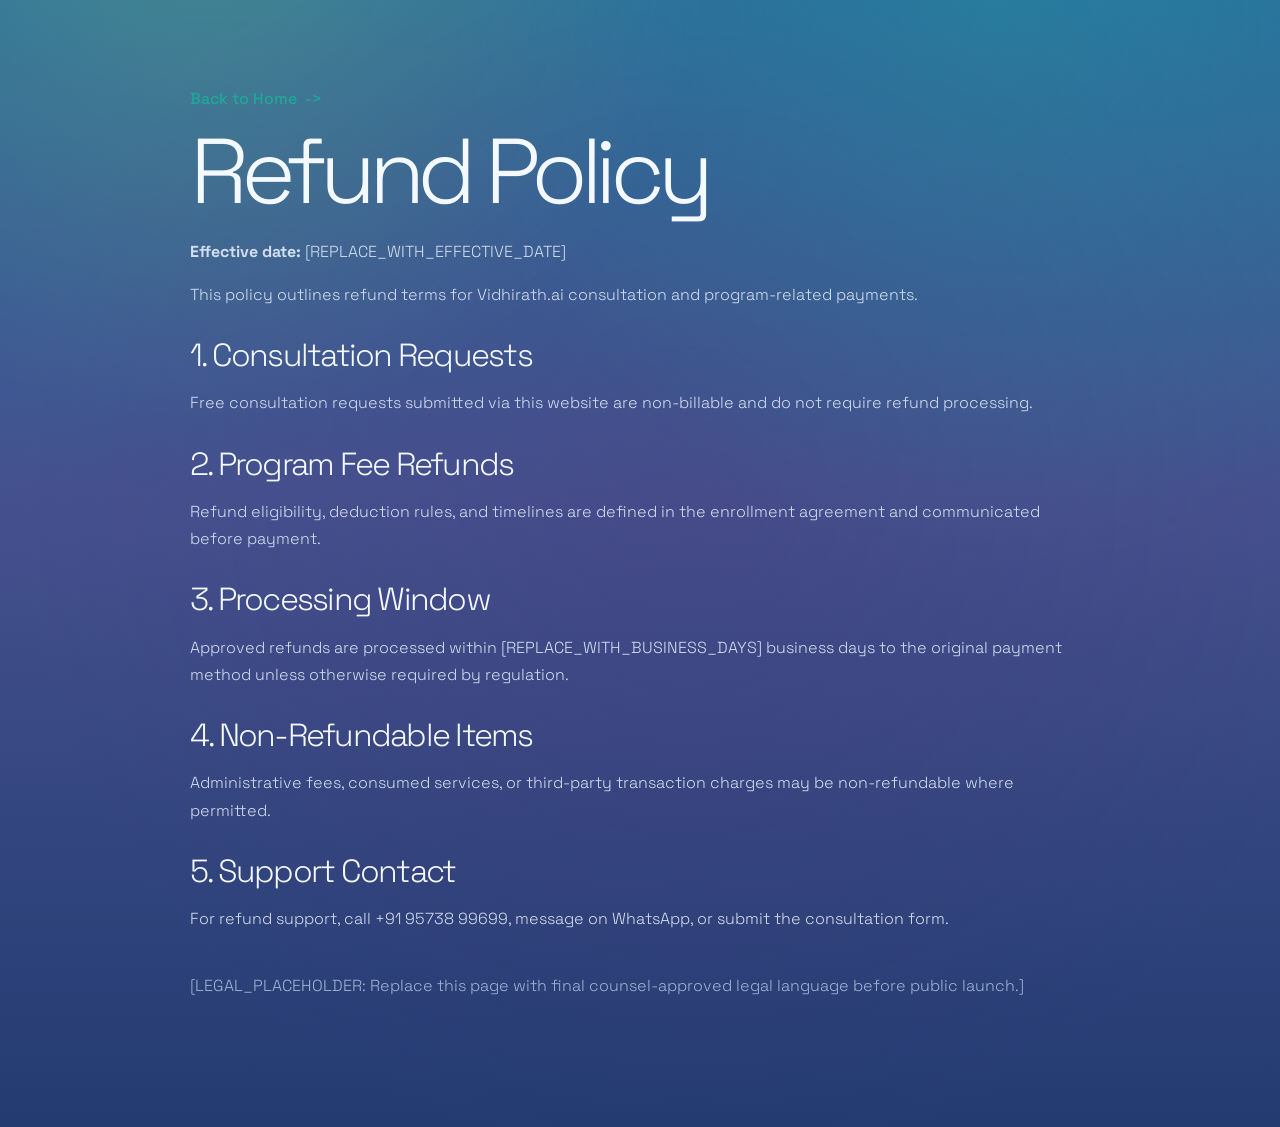
<file: refund.html>
﻿<!doctype html>
<html lang="en" data-locale="en" data-locale-ready="true">
<head>
  <meta charset="utf-8">
  <meta name="viewport" content="width=device-width, initial-scale=1">
  <meta name="description" content="Refund Policy for Vidhirath.ai Technologies Pvt. Ltd.">
  <meta name="robots" content="index,follow">
  <meta name="theme-color" content="#236EA6">
  <link rel="canonical" href="https://www.vidhirath.ai/refund.html">
  <title>Refund Policy | Vidhirath.ai</title>
  <link rel="preconnect" href="https://fonts.googleapis.com">
  <link rel="preconnect" href="https://fonts.gstatic.com" crossorigin>
  <link href="https://fonts.googleapis.com/css2?family=Space+Grotesk:wght@300;400;500;600;700&display=swap" rel="stylesheet">
  <link rel="stylesheet" href="styles.css">
</head>
<body data-i18n-ready="true">
  <main class="section" style="padding-top:80px;">
    <div class="container" style="max-width:900px;">
      <a class="text-link" href="index.html">Back to Home</a>
      <h1 style="margin-top:20px;">Refund Policy</h1>
      <p><strong>Effective date:</strong> [REPLACE_WITH_EFFECTIVE_DATE]</p>
      <p>This policy outlines refund terms for Vidhirath.ai consultation and program-related payments.</p>

      <h2 style="font-size:32px;margin-top:32px;">1. Consultation Requests</h2>
      <p>Free consultation requests submitted via this website are non-billable and do not require refund processing.</p>

      <h2 style="font-size:32px;margin-top:32px;">2. Program Fee Refunds</h2>
      <p>Refund eligibility, deduction rules, and timelines are defined in the enrollment agreement and communicated before payment.</p>

      <h2 style="font-size:32px;margin-top:32px;">3. Processing Window</h2>
      <p>Approved refunds are processed within [REPLACE_WITH_BUSINESS_DAYS] business days to the original payment method unless otherwise required by regulation.</p>

      <h2 style="font-size:32px;margin-top:32px;">4. Non-Refundable Items</h2>
      <p>Administrative fees, consumed services, or third-party transaction charges may be non-refundable where permitted.</p>

      <h2 style="font-size:32px;margin-top:32px;">5. Support Contact</h2>
      <p>For refund support, call <a href="tel:+919573899699">+91 95738 99699</a>, message on <a href="https://wa.me/919573899699" target="_blank" rel="noopener noreferrer">WhatsApp</a>, or submit the consultation form.</p>
      <p style="margin-top:40px;color:var(--dim);">[LEGAL_PLACEHOLDER: Replace this page with final counsel-approved legal language before public launch.]</p>
    </div>
  </main>
</body>
</html>
</file>
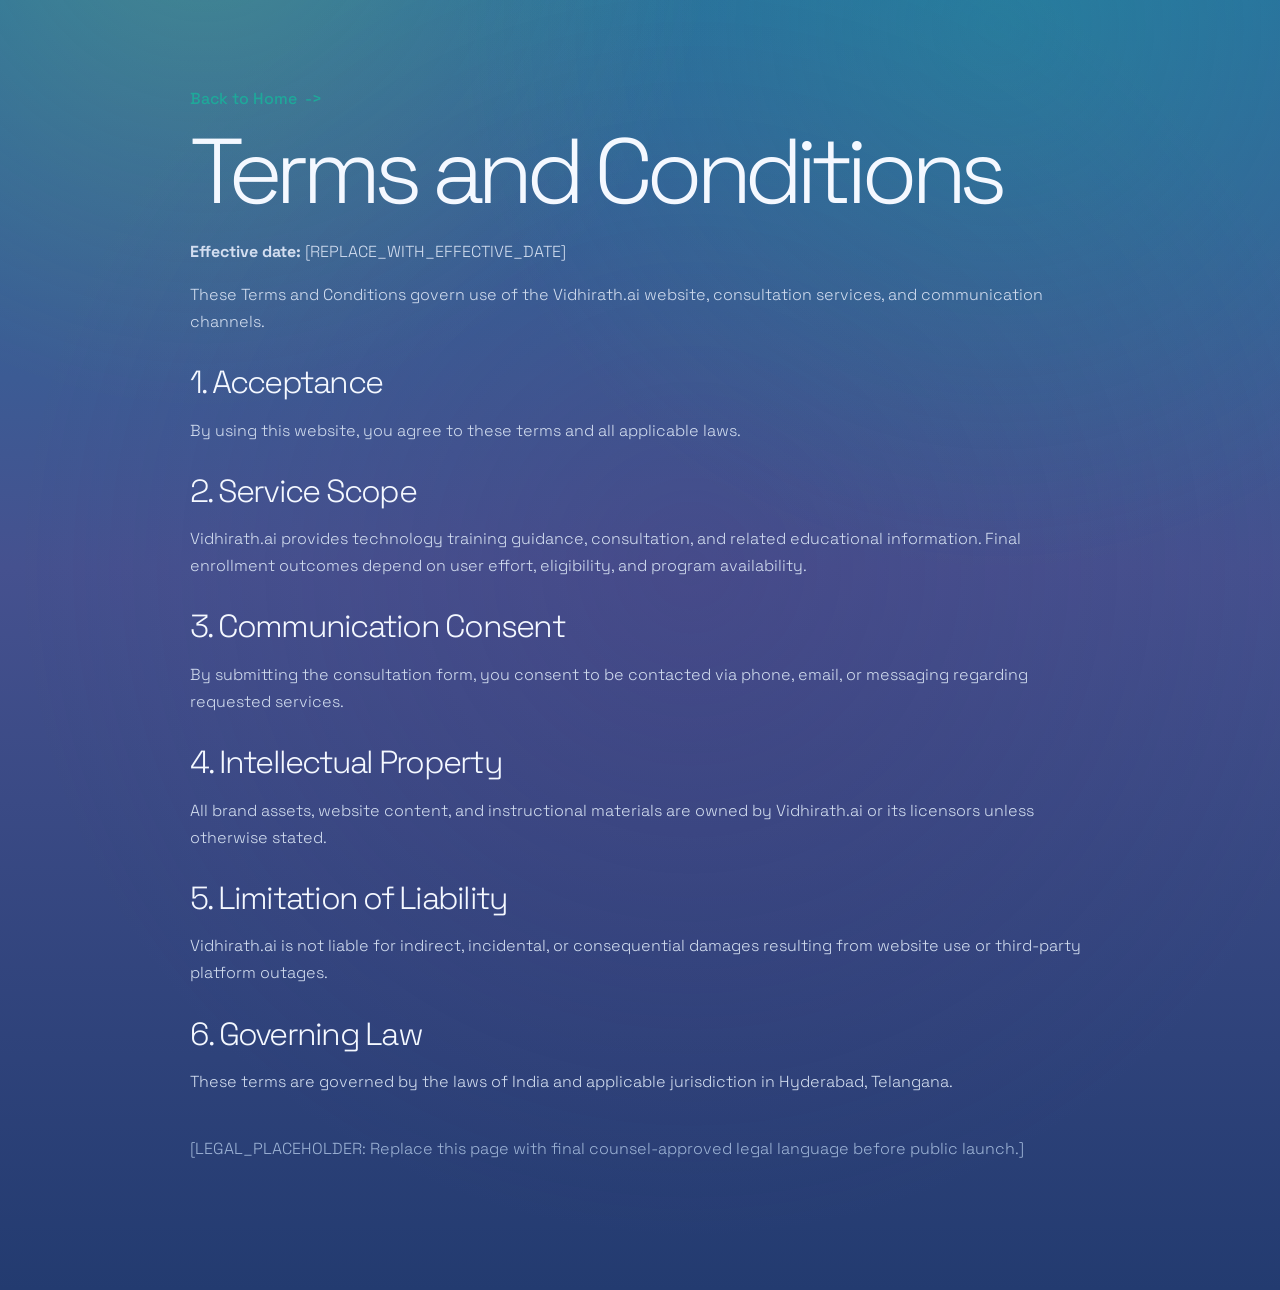
<file: terms.html>
﻿<!doctype html>
<html lang="en" data-locale="en" data-locale-ready="true">
<head>
  <meta charset="utf-8">
  <meta name="viewport" content="width=device-width, initial-scale=1">
  <meta name="description" content="Terms and Conditions for Vidhirath.ai Technologies Pvt. Ltd.">
  <meta name="robots" content="index,follow">
  <meta name="theme-color" content="#236EA6">
  <link rel="canonical" href="https://www.vidhirath.ai/terms.html">
  <title>Terms and Conditions | Vidhirath.ai</title>
  <link rel="preconnect" href="https://fonts.googleapis.com">
  <link rel="preconnect" href="https://fonts.gstatic.com" crossorigin>
  <link href="https://fonts.googleapis.com/css2?family=Space+Grotesk:wght@300;400;500;600;700&display=swap" rel="stylesheet">
  <link rel="stylesheet" href="styles.css">
</head>
<body data-i18n-ready="true">
  <main class="section" style="padding-top:80px;">
    <div class="container" style="max-width:900px;">
      <a class="text-link" href="index.html">Back to Home</a>
      <h1 style="margin-top:20px;">Terms and Conditions</h1>
      <p><strong>Effective date:</strong> [REPLACE_WITH_EFFECTIVE_DATE]</p>
      <p>These Terms and Conditions govern use of the Vidhirath.ai website, consultation services, and communication channels.</p>

      <h2 style="font-size:32px;margin-top:32px;">1. Acceptance</h2>
      <p>By using this website, you agree to these terms and all applicable laws.</p>

      <h2 style="font-size:32px;margin-top:32px;">2. Service Scope</h2>
      <p>Vidhirath.ai provides technology training guidance, consultation, and related educational information. Final enrollment outcomes depend on user effort, eligibility, and program availability.</p>

      <h2 style="font-size:32px;margin-top:32px;">3. Communication Consent</h2>
      <p>By submitting the consultation form, you consent to be contacted via phone, email, or messaging regarding requested services.</p>

      <h2 style="font-size:32px;margin-top:32px;">4. Intellectual Property</h2>
      <p>All brand assets, website content, and instructional materials are owned by Vidhirath.ai or its licensors unless otherwise stated.</p>

      <h2 style="font-size:32px;margin-top:32px;">5. Limitation of Liability</h2>
      <p>Vidhirath.ai is not liable for indirect, incidental, or consequential damages resulting from website use or third-party platform outages.</p>

      <h2 style="font-size:32px;margin-top:32px;">6. Governing Law</h2>
      <p>These terms are governed by the laws of India and applicable jurisdiction in Hyderabad, Telangana.</p>
      <p style="margin-top:40px;color:var(--dim);">[LEGAL_PLACEHOLDER: Replace this page with final counsel-approved legal language before public launch.]</p>
    </div>
  </main>
</body>
</html>
</file>
<file: styles.css>
:root {
  --palette-lime: #b0e35b;
  --palette-teal: #1fa89a;
  --palette-blue: #236ea6;
  --palette-indigo: #45518f;
  --palette-violet: #4b3478;
  --palette-rust: #5c1f00;
  --palette-copper: #933300;
  --palette-orange: #c94a00;
  --bg: #0f2f60;
  --bg-deep: #142348;
  --panel: rgba(46, 86, 147, 0.74);
  --line: rgba(176, 227, 91, 0.26);
  --text: #f4f8ff;
  --muted: #d3def0;
  --dim: #9eb4d6;
  --text-strong: #ffffff;
  --blue: var(--palette-blue);
  --cyan: var(--palette-teal);
  --highlight: var(--palette-lime);
  --accent-warm: var(--palette-orange);
  --accent-warm-deep: var(--palette-copper);
  --accent-warm-shadow: rgba(147, 51, 0, 0.38);
  --surface-cool-1: rgba(35, 110, 166, 0.74);
  --surface-cool-2: rgba(69, 81, 143, 0.74);
  --surface-cool-3: rgba(75, 52, 120, 0.74);
  --stroke-cool: rgba(31, 168, 154, 0.32);
  --stroke-warm: rgba(201, 74, 0, 0.38);
  --shadow: 0 24px 80px rgba(16, 25, 58, 0.34);
  --glow: 0 0 40px rgba(31, 168, 154, 0.24);
  --radius-lg: 28px;
  --radius-md: 20px;
  --max-width: 1180px;
  --header-offset: 112px;
}

* {
  box-sizing: border-box;
}

html {
  scroll-behavior: smooth;
  background: var(--bg);
}

body {
  margin: 0;
  min-height: 100vh;
  font-family: "Space Grotesk", sans-serif;
  color: var(--text);
  background:
    radial-gradient(circle at 16% -8%, rgba(176, 227, 91, 0.2), transparent 32rem),
    radial-gradient(circle at 78% 2%, rgba(31, 168, 154, 0.24), transparent 34rem),
    radial-gradient(circle at 54% 44%, rgba(75, 52, 120, 0.22), transparent 42rem),
    linear-gradient(180deg, #2a6f9e 0%, #45518f 44%, #233b70 100%);
  overflow-x: hidden;
}

body::before {
  position: fixed;
  inset: 0;
  z-index: -3;
  pointer-events: none;
  content: "";
  background-image:
    linear-gradient(rgba(31, 168, 154, 0.08) 1px, transparent 1px),
    linear-gradient(90deg, rgba(176, 227, 91, 0.08) 1px, transparent 1px);
  background-size: 64px 64px;
  mask-image: linear-gradient(to bottom, rgba(0, 0, 0, 0.8), transparent 78%);
}

body::after {
  position: fixed;
  inset: 0;
  z-index: -2;
  pointer-events: none;
  content: "";
  background: radial-gradient(circle at center, transparent 0, transparent 56%, rgba(15, 22, 52, 0.36) 100%);
}

img,
svg {
  display: block;
  max-width: 100%;
}

a {
  color: inherit;
  text-decoration: none;
}

button,
a {
  -webkit-tap-highlight-color: transparent;
}

button,
input,
textarea,
select {
  font: inherit;
}

:focus-visible {
  outline: 2px solid var(--highlight);
  outline-offset: 4px;
}

.skip-link {
  position: fixed;
  top: 12px;
  left: 12px;
  z-index: 1000;
  padding: 10px 14px;
  color: #001525;
  background: var(--cyan);
  border-radius: 999px;
  transform: translateY(-160%);
  transition: transform 160ms ease;
}

.skip-link:focus {
  transform: translateY(0);
}

.container {
  width: min(100% - 40px, var(--max-width));
  margin-inline: auto;
}

.site-header {
  position: sticky;
  top: 0;
  z-index: 100;
  background: rgba(35, 59, 112, 0.82);
  border-bottom: 1px solid rgba(31, 168, 154, 0.28);
  backdrop-filter: blur(22px);
  transition: box-shadow 200ms ease, border-color 200ms ease, background 200ms ease;
}

.site-header.is-scrolled {
  background: rgba(29, 51, 99, 0.95);
  border-bottom-color: rgba(176, 227, 91, 0.36);
  box-shadow: 0 16px 48px rgba(16, 25, 58, 0.3), 0 1px 0 rgba(31, 168, 154, 0.22);
}

.announcement {
  display: flex;
  min-height: 38px;
  align-items: center;
  justify-content: center;
  gap: 10px;
  padding: 7px 18px;
  color: #e1efff;
  font-size: 13px;
  letter-spacing: 0.02em;
  border-bottom: 1px solid rgba(255, 255, 255, 0.06);
  background: linear-gradient(90deg, rgba(176, 227, 91, 0.24), rgba(31, 168, 154, 0.2), rgba(35, 110, 166, 0.2));
}

.announcement a {
  color: var(--cyan);
  font-weight: 500;
}

.announcement-dot {
  width: 8px;
  height: 8px;
  border-radius: 50%;
  background: var(--highlight);
  box-shadow: 0 0 20px rgba(176, 227, 91, 0.9);
}

.navbar {
  display: flex;
  width: min(100% - 40px, var(--max-width));
  height: 68px;
  align-items: center;
  justify-content: space-between;
  margin-inline: auto;
  gap: 24px;
}

.brand {
  display: inline-flex;
  align-items: center;
  gap: 12px;
  flex: 0 0 auto;
}

.brand-mark {
  display: grid;
  width: 42px;
  height: 42px;
  place-items: center;
  border: 1px solid rgba(176, 227, 91, 0.26);
  border-radius: 14px;
  background:
    linear-gradient(135deg, rgba(31, 168, 154, 0.3), rgba(75, 52, 120, 0.24)),
    rgba(41, 67, 122, 0.94);
  box-shadow: inset 0 0 18px rgba(176, 227, 91, 0.18), 0 0 28px rgba(31, 168, 154, 0.2);
}

.brand-mark svg {
  width: 28px;
  height: 28px;
}

.brand-mark svg path:first-child {
  fill: var(--blue);
}

.brand-mark svg path:last-child {
  fill: var(--cyan);
  opacity: 0.86;
}

.brand-copy {
  display: grid;
  line-height: 1;
}

.brand-copy strong {
  font-size: 16px;
  font-weight: 500;
  letter-spacing: 0.14em;
}

.brand-copy small {
  margin-top: 5px;
  color: #b9d6f5;
  font-size: 11px;
  font-weight: 300;
  letter-spacing: 0.08em;
  text-transform: uppercase;
}

.nav-shell {
  display: flex;
  align-items: center;
  justify-content: flex-end;
  gap: 24px;
  flex: 1 1 auto;
}

.nav-list {
  display: flex;
  align-items: center;
  justify-content: center;
  gap: 4px;
  padding: 0;
  margin: 0;
  list-style: none;
}

.nav-item {
  position: relative;
}

.nav-link {
  display: inline-flex;
  align-items: center;
  justify-content: center;
  min-height: 40px;
  padding: 0 12px;
  color: #d6e8fb;
  border: 0;
  background: transparent;
  cursor: pointer;
  font-size: 14px;
  font-weight: 400;
  transition: color 180ms ease, background 180ms ease;
}

.nav-link:hover,
.nav-link[aria-expanded="true"] {
  color: var(--text);
  background: rgba(31, 168, 154, 0.14);
  border-radius: 999px;
}

.has-dropdown > .nav-link::after {
  width: 6px;
  height: 6px;
  margin-left: 8px;
  border-right: 1px solid currentColor;
  border-bottom: 1px solid currentColor;
  content: "";
  transform: translateY(-2px) rotate(45deg);
}

.dropdown {
  position: absolute;
  top: calc(100% + 14px);
  left: 50%;
  width: 248px;
  padding: 10px;
  border: 1px solid var(--stroke-cool);
  border-radius: 18px;
  background: rgba(9, 32, 70, 0.97);
  box-shadow: var(--shadow), 0 0 32px rgba(31, 168, 154, 0.16);
  opacity: 0;
  pointer-events: none;
  transform: translate(-50%, 8px);
  transition: opacity 180ms ease, transform 180ms ease;
}

.dropdown::before {
  position: absolute;
  top: -8px;
  left: 0;
  width: 100%;
  height: 8px;
  content: "";
}

.dropdown a {
  display: block;
  padding: 11px 12px;
  color: #d2e7fb;
  border-radius: 12px;
  font-size: 14px;
  transition: color 160ms ease, background 160ms ease, transform 160ms ease;
}

.dropdown a:hover,
.dropdown a:focus-visible {
  color: var(--text);
  background: rgba(31, 168, 154, 0.18);
  transform: translateX(3px);
}

.has-dropdown:hover .dropdown,
.has-dropdown:focus-within .dropdown,
.has-dropdown.is-open .dropdown {
  opacity: 1;
  pointer-events: auto;
  transform: translate(-50%, 0);
}

.nav-actions {
  display: flex;
  align-items: center;
  gap: 10px;
}

.btn {
  display: inline-flex;
  min-height: 42px;
  align-items: center;
  justify-content: center;
  gap: 8px;
  padding: 0 18px;
  border: 1px solid transparent;
  border-radius: 999px;
  cursor: pointer;
  font-size: 14px;
  font-weight: 500;
  letter-spacing: 0.01em;
  transition: transform 180ms ease, border-color 180ms ease, background 180ms ease, box-shadow 180ms ease, color 180ms ease;
}

.btn:hover {
  transform: translateY(-2px);
}

.btn-primary {
  color: #f7fbff;
  background: linear-gradient(135deg, var(--accent-warm), var(--blue) 52%, var(--palette-indigo));
  box-shadow: 0 14px 34px var(--accent-warm-shadow), inset 0 1px 0 rgba(255, 255, 255, 0.18);
}

.btn-primary:hover {
  box-shadow: 0 18px 44px var(--accent-warm-shadow), 0 0 28px rgba(176, 227, 91, 0.22);
}

.btn-ghost {
  color: #e5f3ff;
  border-color: rgba(176, 227, 91, 0.26);
  background: rgba(75, 52, 120, 0.18);
}

.btn-ghost:hover {
  border-color: rgba(31, 168, 154, 0.45);
  background: rgba(31, 168, 154, 0.16);
}

.btn-inverted {
  color: #e9f8ff;
  border-color: rgba(176, 227, 91, 0.28);
  background: rgba(69, 81, 143, 0.54);
  box-shadow: 0 18px 44px rgba(16, 25, 58, 0.28);
}

.btn-large {
  min-height: 52px;
  padding-inline: 24px;
  font-size: 15px;
}

.menu-toggle {
  display: none;
  width: 44px;
  height: 44px;
  place-items: center;
  border: 1px solid rgba(255, 255, 255, 0.12);
  border-radius: 14px;
  background: rgba(255, 255, 255, 0.04);
  cursor: pointer;
}

.menu-toggle span {
  display: block;
  width: 18px;
  height: 2px;
  margin: 3px 0;
  background: var(--text);
  border-radius: 99px;
  transition: transform 180ms ease, opacity 180ms ease;
}

.menu-toggle[aria-expanded="true"] span:nth-child(1) {
  transform: translateY(5px) rotate(45deg);
}

.menu-toggle[aria-expanded="true"] span:nth-child(2) {
  opacity: 0;
}

.menu-toggle[aria-expanded="true"] span:nth-child(3) {
  transform: translateY(-5px) rotate(-45deg);
}

.section {
  position: relative;
  padding: 112px 0;
  scroll-margin-top: var(--header-offset);
}

.hero {
  display: grid;
  min-height: calc(100vh - 106px);
  align-items: center;
  padding: 110px 0 94px;
  overflow: hidden;
}

.neural-canvas {
  position: absolute;
  inset: 0;
  z-index: -1;
  width: 100%;
  height: 100%;
  opacity: 0.48;
}

.hero-orb {
  position: absolute;
  z-index: -1;
  width: 360px;
  height: 360px;
  border-radius: 50%;
  filter: blur(18px);
  opacity: 0.45;
}

.hero-orb-one {
  top: 18%;
  right: 8%;
  background: radial-gradient(circle, rgba(176, 227, 91, 0.34), transparent 68%);
}

.hero-orb-two {
  bottom: 4%;
  left: 4%;
  background: radial-gradient(circle, rgba(31, 168, 154, 0.34), transparent 70%);
}

.hero-grid {
  display: grid;
  align-items: center;
  grid-template-columns: minmax(0, 1.04fr) minmax(360px, 0.76fr);
  gap: 58px;
}

.eyebrow {
  display: inline-flex;
  align-items: center;
  gap: 9px;
  color: var(--cyan);
  font-size: 13px;
  font-weight: 500;
  letter-spacing: 0.13em;
  text-transform: uppercase;
}

.eyebrow span {
  width: 7px;
  height: 7px;
  border-radius: 50%;
  background: var(--cyan);
  box-shadow: 0 0 18px rgba(31, 168, 154, 0.9);
}

h1,
h2,
h3,
p {
  margin-top: 0;
}

h1 {
  max-width: 820px;
  margin-bottom: 24px;
  font-size: clamp(48px, 8vw, 92px);
  font-weight: 300;
  letter-spacing: -0.08em;
  line-height: 0.92;
}

h2 {
  margin-bottom: 18px;
  font-size: clamp(34px, 5vw, 64px);
  font-weight: 300;
  letter-spacing: -0.055em;
  line-height: 0.98;
}

h3 {
  color: #edf5ff;
  font-size: 20px;
  font-weight: 500;
  letter-spacing: -0.02em;
  line-height: 1.18;
}

p {
  color: var(--muted);
  font-size: 16px;
  font-weight: 300;
  line-height: 1.7;
}

.hero-copy .eyebrow {
  margin-bottom: 22px;
}

.hero-subtitle {
  max-width: 690px;
  margin-bottom: 34px;
  color: #d4e6f8;
  font-size: clamp(18px, 2vw, 22px);
  line-height: 1.62;
}

.hero-actions {
  display: flex;
  flex-wrap: wrap;
  gap: 14px;
  margin-bottom: 34px;
}

.trust-strip {
  display: flex;
  flex-wrap: wrap;
  gap: 10px;
}

.trust-strip span {
  padding: 10px 14px;
  color: #e2f2ff;
  border: 1px solid rgba(176, 227, 91, 0.32);
  border-radius: 999px;
  background: rgba(69, 81, 143, 0.34);
  font-size: 13px;
  letter-spacing: 0.02em;
}

.hero-panel {
  position: relative;
  min-height: 548px;
  padding: 22px;
  border: 1px solid rgba(176, 227, 91, 0.3);
  border-radius: 34px;
  background:
    linear-gradient(160deg, var(--surface-cool-1), var(--surface-cool-2)),
    rgba(39, 57, 108, 0.86);
  box-shadow: var(--shadow), var(--glow), inset 0 1px 0 rgba(255, 255, 255, 0.14);
  overflow: hidden;
}

.hero-panel::before {
  position: absolute;
  inset: 0;
  pointer-events: none;
  content: "";
  background:
    radial-gradient(circle at 20% 20%, rgba(176, 227, 91, 0.18), transparent 22%),
    linear-gradient(rgba(255, 255, 255, 0.03) 1px, transparent 1px),
    linear-gradient(90deg, rgba(255, 255, 255, 0.03) 1px, transparent 1px);
  background-size: auto, 28px 28px, 28px 28px;
}

.panel-topline {
  position: relative;
  z-index: 1;
  display: flex;
  align-items: center;
  gap: 10px;
  padding-bottom: 16px;
  color: #e0efff;
  border-bottom: 1px solid rgba(255, 255, 255, 0.08);
  font-size: 14px;
}

.panel-topline small {
  margin-left: auto;
  color: #a7c7e7;
}

.status-light {
  width: 9px;
  height: 9px;
  border-radius: 50%;
  background: var(--highlight);
  box-shadow: 0 0 18px rgba(176, 227, 91, 0.88);
}

.skill-orbit {
  position: relative;
  z-index: 1;
  width: min(100%, 420px);
  aspect-ratio: 1;
  margin: 28px auto;
}

.orbit {
  position: absolute;
  inset: 10%;
  border: 1px dashed rgba(31, 168, 154, 0.28);
  border-radius: 50%;
  animation: rotateOrbit 24s linear infinite;
}

.orbit-two {
  inset: 22%;
  border-color: rgba(176, 227, 91, 0.26);
  animation-duration: 18s;
  animation-direction: reverse;
}

.orbit-three {
  inset: 34%;
  border-style: solid;
  border-color: rgba(255, 255, 255, 0.08);
  animation-duration: 32s;
}

.core-node,
.satellite-node {
  position: absolute;
  display: grid;
  place-items: center;
  border: 1px solid rgba(31, 168, 154, 0.32);
  background: rgba(56, 74, 128, 0.88);
  box-shadow: 0 0 28px rgba(31, 168, 154, 0.18), inset 0 1px 0 rgba(255, 255, 255, 0.08);
}

.core-node {
  top: 50%;
  left: 50%;
  width: 92px;
  height: 92px;
  color: var(--text);
  border-radius: 28px;
  font-size: 30px;
  font-weight: 600;
  transform: translate(-50%, -50%);
}

.satellite-node {
  width: 82px;
  height: 42px;
  color: #d8e8ff;
  border-radius: 999px;
  font-size: 13px;
}

.node-a { top: 11%; left: 15%; }
.node-b { top: 17%; right: 7%; }
.node-c { right: 9%; bottom: 16%; }
.node-d { left: 6%; bottom: 18%; }

.signal-grid {
  position: relative;
  z-index: 1;
  display: grid;
  grid-template-columns: repeat(3, 1fr);
  gap: 10px;
}

.signal-grid div {
  padding: 16px;
  border: 1px solid rgba(255, 255, 255, 0.08);
  border-radius: 18px;
  background: rgba(255, 255, 255, 0.035);
}

.signal-grid small {
  display: block;
  margin-bottom: 8px;
  color: var(--dim);
  font-size: 12px;
}

.signal-grid strong {
  color: #e8f4ff;
  font-size: 14px;
  font-weight: 500;
}

.section-heading {
  max-width: 820px;
  margin: 0 auto 54px;
  text-align: center;
}

.section-heading.left {
  margin-inline: 0;
  text-align: left;
}

.section-heading .eyebrow {
  margin-bottom: 16px;
}

.section-heading p {
  max-width: 700px;
  margin-inline: auto;
}

.section-heading.left p {
  margin-inline: 0;
}

.track-grid {
  display: grid;
  grid-template-columns: repeat(3, 1fr);
  gap: 18px;
}

.track-card,
.engine-card,
.journey-card,
.project-card,
.why-card,
.testimonial-card,
.insight-card {
  border: 1px solid var(--stroke-cool);
  background: linear-gradient(180deg, var(--surface-cool-1), var(--surface-cool-2));
  box-shadow: inset 0 1px 0 rgba(255, 255, 255, 0.1);
  transition: transform 200ms ease, border-color 200ms ease, box-shadow 200ms ease, background 200ms ease;
}

.track-card:hover,
.project-card:hover,
.why-card:hover,
.insight-card:hover,
.testimonial-card:hover {
  border-color: var(--stroke-warm);
  background: linear-gradient(180deg, rgba(35, 110, 166, 0.86), var(--surface-cool-3));
  box-shadow: 0 22px 60px rgba(16, 25, 58, 0.24), 0 0 38px rgba(31, 168, 154, 0.2);
  transform: translateY(-6px);
}

.track-card {
  min-height: 254px;
  padding: 26px;
  border-radius: var(--radius-md);
}

.card-icon {
  display: grid;
  width: 48px;
  height: 48px;
  place-items: center;
  margin-bottom: 24px;
  color: var(--cyan);
  border: 1px solid var(--stroke-cool);
  border-radius: 16px;
  background: rgba(31, 168, 154, 0.14);
}

.card-icon svg {
  width: 24px;
  height: 24px;
  fill: currentColor;
}

.track-card h3 {
  margin-bottom: 12px;
}

.track-card p {
  margin-bottom: 0;
  font-size: 15px;
}

.engine-section,
.projects-section,
.insights-section {
  background: linear-gradient(180deg, transparent, rgba(31, 168, 154, 0.11), transparent);
}

.split-grid {
  display: grid;
  align-items: center;
  grid-template-columns: 0.9fr 1.1fr;
  gap: 56px;
}

.text-link {
  display: inline-flex;
  align-items: center;
  margin-top: 8px;
  color: var(--cyan);
  font-weight: 500;
}

.text-link::after {
  margin-left: 8px;
  content: "->";
  transition: transform 160ms ease;
}

.text-link:hover::after {
  transform: translateX(4px);
}

.engine-stack {
  display: grid;
  gap: 14px;
}

.engine-card {
  display: grid;
  grid-template-columns: 58px 1fr;
  gap: 18px;
  padding: 22px;
  border-radius: 22px;
}

.engine-card.active {
  border-color: rgba(176, 227, 91, 0.32);
  box-shadow: 0 0 38px rgba(31, 168, 154, 0.2);
}

.engine-card span {
  display: grid;
  width: 48px;
  height: 48px;
  place-items: center;
  color: var(--cyan);
  border: 1px solid var(--stroke-cool);
  border-radius: 16px;
  background: rgba(31, 168, 154, 0.14);
  font-size: 13px;
}

.engine-card h3,
.engine-card p {
  margin-bottom: 0;
}

.engine-card h3 {
  margin-bottom: 8px;
}

.journey-section .container {
  position: relative;
}

.journey-line {
  position: absolute;
  top: 244px;
  left: 14%;
  right: 14%;
  height: 1px;
  background-image: linear-gradient(90deg, transparent, rgba(176, 227, 91, 0.68), transparent);
}

.journey-grid {
  position: relative;
  display: grid;
  grid-template-columns: repeat(3, 1fr);
  gap: 20px;
}

.journey-card {
  padding: 28px;
  border-radius: var(--radius-lg);
  text-align: center;
}

.step-node {
  display: grid;
  width: 58px;
  height: 58px;
  place-items: center;
  margin: 0 auto 22px;
  color: #f6fbff;
  border: 1px solid rgba(176, 227, 91, 0.34);
  border-radius: 50%;
  background: radial-gradient(circle, rgba(176, 227, 91, 0.24), rgba(35, 110, 166, 0.2));
  box-shadow: 0 0 30px rgba(176, 227, 91, 0.2);
  font-size: 14px;
}

.project-grid,
.insight-grid {
  display: grid;
  grid-template-columns: repeat(3, 1fr);
  gap: 20px;
}

.project-card,
.insight-card,
.testimonial-card,
.why-card {
  border-radius: var(--radius-md);
}

.project-card {
  padding: 18px;
}

.project-visual {
  height: 190px;
  margin-bottom: 22px;
  border: 1px solid var(--stroke-cool);
  border-radius: 18px;
  overflow: hidden;
}

.grid-visual {
  background:
    radial-gradient(circle at 30% 28%, rgba(31, 168, 154, 0.5), transparent 6px),
    radial-gradient(circle at 68% 36%, rgba(35, 110, 166, 0.5), transparent 8px),
    radial-gradient(circle at 44% 68%, rgba(176, 227, 91, 0.42), transparent 7px),
    linear-gradient(rgba(255, 255, 255, 0.05) 1px, transparent 1px),
    linear-gradient(90deg, rgba(255, 255, 255, 0.05) 1px, transparent 1px),
    linear-gradient(135deg, rgba(35, 110, 166, 0.12), rgba(31, 168, 154, 0.08));
  background-size: auto, auto, auto, 26px 26px, 26px 26px, auto;
}

.chart-visual {
  position: relative;
  background: linear-gradient(135deg, rgba(31, 168, 154, 0.14), rgba(69, 81, 143, 0.12));
}

.chart-visual::before {
  position: absolute;
  inset: auto 24px 24px 24px;
  height: 104px;
  content: "";
  background: linear-gradient(90deg, rgba(31, 168, 154, 0.72) 12%, transparent 12% 20%, rgba(201, 74, 0, 0.68) 20% 38%, transparent 38% 48%, rgba(176, 227, 91, 0.5) 48% 68%, transparent 68% 78%, rgba(35, 110, 166, 0.9) 78%);
  clip-path: polygon(0 82%, 12% 68%, 20% 72%, 32% 44%, 42% 55%, 54% 28%, 66% 36%, 78% 12%, 100% 22%, 100% 100%, 0 100%);
  opacity: 0.82;
}

.pipeline-visual {
  background:
    radial-gradient(circle at 20% 50%, rgba(31, 168, 154, 0.62), transparent 10px),
    radial-gradient(circle at 50% 50%, rgba(201, 74, 0, 0.7), transparent 12px),
    radial-gradient(circle at 80% 50%, rgba(176, 227, 91, 0.56), transparent 10px),
    linear-gradient(90deg, transparent 16%, rgba(31, 168, 154, 0.42) 16% 84%, transparent 84%),
    linear-gradient(135deg, rgba(35, 110, 166, 0.12), rgba(31, 168, 154, 0.08));
  background-size: auto, auto, auto, 100% 2px, auto;
  background-position: center, center, center, center, center;
  background-repeat: no-repeat;
}

.project-card span,
.insight-card span {
  display: inline-flex;
  margin-bottom: 12px;
  color: var(--cyan);
  font-size: 12px;
  font-weight: 500;
  letter-spacing: 0.13em;
  text-transform: uppercase;
}

.project-card h3,
.project-card p {
  margin-inline: 6px;
}

.why-grid {
  display: grid;
  grid-template-columns: 0.76fr 1.24fr;
  gap: 44px;
}

.why-cards {
  display: grid;
  gap: 16px;
}

.why-card {
  padding: 24px;
}

.why-card h3,
.why-card p {
  margin-bottom: 0;
}

.why-card h3 {
  margin-bottom: 9px;
}

.stories-section {
  overflow: hidden;
}

.tab-controls {
  display: flex;
  width: fit-content;
  margin: 0 auto 22px;
  padding: 6px;
  border: 1px solid var(--stroke-cool);
  border-radius: 999px;
  background: rgba(255, 255, 255, 0.04);
}

.tab-button {
  min-width: 118px;
  min-height: 42px;
  color: var(--muted);
  border: 0;
  border-radius: 999px;
  background: transparent;
  cursor: pointer;
  transition: color 160ms ease, background 160ms ease;
}

.tab-button.active {
  color: #f7fbff;
  background: rgba(201, 74, 0, 0.3);
  box-shadow: inset 0 0 0 1px rgba(31, 168, 154, 0.28);
}

.testimonial-panel {
  display: none;
  grid-template-columns: repeat(2, 1fr);
  gap: 18px;
}

.testimonial-panel.active {
  display: grid;
}

.testimonial-card {
  padding: 28px;
}

.stars {
  margin-bottom: 18px;
  color: var(--cyan);
  letter-spacing: 0.16em;
}

.testimonial-card p {
  color: #d2e1f4;
  font-size: 18px;
}

.testimonial-card span {
  color: var(--muted);
  font-size: 14px;
}

.insight-card {
  display: flex;
  min-height: 250px;
  flex-direction: column;
  padding: 26px;
}

.insight-card h3 {
  margin-bottom: 18px;
}

.insight-card time {
  color: var(--dim);
  font-size: 14px;
}

.insight-card a {
  margin-top: auto;
  color: var(--cyan);
  font-weight: 500;
}

.insight-card a::after {
  content: " ->";
}

.cta-section {
  padding-top: 80px;
}

.cta-card {
  display: grid;
  align-items: center;
  grid-template-columns: 1fr auto;
  gap: 32px;
  padding: 44px;
  border: 1px solid var(--stroke-warm);
  border-radius: 34px;
  background:
    radial-gradient(circle at 12% 12%, rgba(201, 74, 0, 0.34), transparent 28%),
    linear-gradient(135deg, rgba(201, 74, 0, 0.84), rgba(35, 110, 166, 0.8) 52%, rgba(69, 81, 143, 0.78));
  box-shadow: 0 28px 90px var(--accent-warm-shadow);
}

.cta-card h2 {
  max-width: 760px;
  margin-bottom: 12px;
}

.cta-card p {
  max-width: 650px;
  margin-bottom: 0;
  color: #dcecff;
}

body.modal-open {
  overflow: hidden;
}

.consultation-modal {
  position: fixed;
  inset: 0;
  z-index: 300;
  display: grid;
  place-items: center;
  padding: 24px;
  opacity: 0;
  pointer-events: none;
  transition: opacity 220ms ease;
}

.consultation-modal.is-open {
  opacity: 1;
  pointer-events: auto;
}

.modal-backdrop {
  position: absolute;
  inset: 0;
  background:
    radial-gradient(circle at 50% 20%, rgba(201, 74, 0, 0.24), transparent 32rem),
    rgba(20, 35, 72, 0.74);
  backdrop-filter: blur(16px);
}

.modal-dialog {
  position: relative;
  display: grid;
  width: min(100%, 1040px);
  max-height: min(92vh, 820px);
  grid-template-columns: 0.82fr 1.18fr;
  border: 1px solid var(--stroke-warm);
  border-radius: 34px;
  background:
    linear-gradient(135deg, rgba(35, 110, 166, 0.94), rgba(69, 81, 143, 0.95)),
    rgba(58, 70, 126, 0.95);
  box-shadow: 0 34px 100px rgba(16, 25, 58, 0.52), 0 0 60px rgba(31, 168, 154, 0.18);
  overflow: hidden;
  transform: translateY(18px) scale(0.98);
  transition: transform 220ms ease;
}

.consultation-modal.is-open .modal-dialog {
  transform: translateY(0) scale(1);
}

.modal-close {
  position: absolute;
  top: 18px;
  right: 18px;
  z-index: 3;
  display: grid;
  width: 42px;
  height: 42px;
  place-items: center;
  border: 1px solid rgba(255, 255, 255, 0.18);
  border-radius: 50%;
  background: rgba(5, 20, 48, 0.72);
  cursor: pointer;
}

.modal-close span {
  position: absolute;
  width: 18px;
  height: 2px;
  background: #eaf7ff;
  border-radius: 999px;
}

.modal-close span:first-child {
  transform: rotate(45deg);
}

.modal-close span:last-child {
  transform: rotate(-45deg);
}

.modal-visual {
  position: relative;
  display: flex;
  min-height: 100%;
  flex-direction: column;
  justify-content: space-between;
  gap: 28px;
  padding: 42px;
  background:
    radial-gradient(circle at 22% 18%, rgba(176, 227, 91, 0.36), transparent 16rem),
    linear-gradient(160deg, rgba(31, 168, 154, 0.46), rgba(75, 52, 120, 0.72));
  overflow: hidden;
}

.modal-visual::before {
  position: absolute;
  inset: 0;
  pointer-events: none;
  content: "";
  background-image:
    linear-gradient(rgba(255, 255, 255, 0.08) 1px, transparent 1px),
    linear-gradient(90deg, rgba(255, 255, 255, 0.08) 1px, transparent 1px);
  background-size: 30px 30px;
  mask-image: linear-gradient(to bottom, rgba(0, 0, 0, 0.86), transparent);
}

.modal-chip,
.modal-signal-card,
.modal-path {
  position: relative;
  z-index: 1;
}

.modal-chip {
  width: fit-content;
  padding: 9px 13px;
  color: #effbff;
  border: 1px solid rgba(201, 74, 0, 0.56);
  border-radius: 999px;
  background: rgba(201, 74, 0, 0.22);
  font-size: 12px;
  letter-spacing: 0.12em;
  text-transform: uppercase;
}

.modal-visual h2 {
  position: relative;
  z-index: 1;
  margin-bottom: auto;
  font-size: clamp(34px, 4vw, 54px);
}

.modal-signal-card {
  padding: 20px;
  border: 1px solid rgba(255, 255, 255, 0.18);
  border-radius: 22px;
  background: rgba(8, 28, 66, 0.66);
  box-shadow: inset 0 1px 0 rgba(255, 255, 255, 0.12);
}

.modal-signal-card span {
  display: block;
  margin-bottom: 8px;
  color: #dff8bc;
  font-size: 12px;
  letter-spacing: 0.12em;
  text-transform: uppercase;
}

.modal-signal-card strong {
  color: #ffffff;
  font-size: 22px;
  font-weight: 600;
}

.modal-path {
  display: grid;
  grid-template-columns: repeat(3, 1fr);
  gap: 8px;
}

.modal-path span {
  padding: 11px 10px;
  color: #e8f7ff;
  border: 1px solid rgba(201, 74, 0, 0.38);
  border-radius: 999px;
  background: rgba(31, 168, 154, 0.2);
  text-align: center;
  font-size: 13px;
}

.consultation-form {
  max-height: min(92vh, 820px);
  padding: 42px;
  overflow-y: auto;
}

.form-heading {
  max-width: 620px;
  margin-bottom: 24px;
}

.form-heading .eyebrow {
  margin-bottom: 12px;
}

.form-heading h2 {
  margin-bottom: 10px;
  font-size: clamp(32px, 4vw, 48px);
}

.form-heading p {
  margin-bottom: 0;
}

.form-grid {
  display: grid;
  grid-template-columns: repeat(2, 1fr);
  gap: 16px;
}

.form-grid label {
  display: grid;
  gap: 8px;
  color: #e4f3ff;
  font-size: 13px;
  font-weight: 500;
}

.full-field {
  grid-column: 1 / -1;
}

.form-grid input,
.form-grid select,
.form-grid textarea {
  width: 100%;
  min-height: 48px;
  padding: 13px 14px;
  color: #f6fbff;
  border: 1px solid rgba(190, 227, 255, 0.22);
  border-radius: 14px;
  background: rgba(4, 18, 44, 0.62);
  outline: none;
  transition: border-color 160ms ease, box-shadow 160ms ease, background 160ms ease;
}

.form-grid textarea {
  min-height: 112px;
  resize: vertical;
}

.form-grid input:focus,
.form-grid select:focus,
.form-grid textarea:focus {
  border-color: rgba(176, 227, 91, 0.72);
  background: rgba(4, 22, 55, 0.86);
  box-shadow: 0 0 0 4px rgba(176, 227, 91, 0.12);
}

.form-grid input::placeholder,
.form-grid textarea::placeholder {
  color: #92acc9;
}

.form-status {
  min-height: 24px;
  margin: 18px 0 12px;
  font-size: 14px;
  line-height: 1.55;
}

.form-status.is-success {
  color: #99ffdf;
}

.form-status.is-error {
  color: #ffd1d1;
}

.form-status a {
  color: #ffd7a8;
  font-weight: 600;
}

.form-submit {
  width: 100%;
}

.form-submit:disabled {
  cursor: wait;
  opacity: 0.72;
  transform: none;
}

.form-note {
  margin: 14px 0 0;
  color: #b9d3ec;
  font-size: 13px;
  text-align: center;
}

.form-note a {
  color: var(--cyan);
  font-weight: 600;
}

.form-activation-note {
  margin-top: 10px;
  color: #ffd7a8;
  font-size: 12px;
  line-height: 1.6;
}

.honeypot {
  position: absolute;
  left: -10000px;
  width: 1px;
  height: 1px;
  opacity: 0;
}

.site-footer {
  border-top: 1px solid rgba(176, 227, 91, 0.28);
  background:
    radial-gradient(circle at 50% 0%, rgba(31, 168, 154, 0.22), transparent 30rem),
    linear-gradient(180deg, #2b4f89, #273e73);
}

.footer-grid {
  display: grid;
  grid-template-columns: 1.5fr repeat(4, 1fr);
  gap: 32px;
  padding: 68px 0 42px;
}

.footer-brand p {
  max-width: 360px;
  margin: 20px 0;
  font-size: 15px;
}

.social-links {
  display: flex;
  gap: 10px;
}

.social-links a {
  display: grid;
  width: 38px;
  height: 38px;
  place-items: center;
  color: #dcecff;
  border: 1px solid rgba(255, 255, 255, 0.1);
  border-radius: 12px;
  background: rgba(255, 255, 255, 0.04);
  font-size: 12px;
  text-transform: uppercase;
  transition: border-color 160ms ease, background 160ms ease, transform 160ms ease;
}

.social-links a:hover {
  border-color: var(--stroke-warm);
  background: rgba(201, 74, 0, 0.18);
  transform: translateY(-2px);
}

.site-footer h3 {
  margin-bottom: 16px;
  font-size: 15px;
  letter-spacing: 0.08em;
  text-transform: uppercase;
}

.site-footer a,
.site-footer p {
  display: block;
  margin: 0 0 11px;
  color: var(--muted);
  font-size: 14px;
  line-height: 1.5;
}

.site-footer a:hover {
  color: var(--cyan);
}

.footer-cta {
  color: var(--cyan) !important;
  font-weight: 500;
}

.footer-bottom {
  display: flex;
  min-height: 64px;
  align-items: center;
  justify-content: space-between;
  gap: 18px;
  color: var(--dim);
  border-top: 1px solid rgba(255, 255, 255, 0.07);
  font-size: 13px;
}

.reveal {
  opacity: 0;
  transform: translateY(22px);
  transition: opacity 700ms ease, transform 700ms ease;
}

.reveal.is-visible {
  opacity: 1;
  transform: translateY(0);
}

@keyframes rotateOrbit {
  to {
    transform: rotate(360deg);
  }
}

@media (max-width: 1080px) {
  .navbar {
    width: min(100% - 28px, var(--max-width));
  }

  .menu-toggle {
    display: grid;
  }

  .nav-shell {
    position: fixed;
    top: 106px;
    left: 14px;
    right: 14px;
    display: none;
    max-height: calc(100vh - 126px);
    flex-direction: column;
    align-items: stretch;
    justify-content: flex-start;
    gap: 16px;
    padding: 18px;
    border: 1px solid var(--stroke-cool);
    border-radius: 24px;
    background: rgba(39, 57, 108, 0.98);
    box-shadow: var(--shadow);
    overflow-y: auto;
  }

  .nav-shell.is-open {
    display: flex;
  }

  .nav-list {
    display: grid;
    gap: 8px;
  }

  .nav-item,
  .nav-link,
  .dropdown {
    width: 100%;
  }

  .nav-link {
    justify-content: space-between;
    padding: 12px 14px;
    border-radius: 14px;
    background: rgba(255, 255, 255, 0.04);
  }

  .dropdown {
    position: static;
    display: none;
    padding: 8px;
    margin-top: 8px;
    opacity: 1;
    pointer-events: auto;
    transform: none;
  }

  .has-dropdown.is-open .dropdown {
    display: block;
  }

  .has-dropdown:hover .dropdown,
  .has-dropdown:focus-within .dropdown {
    transform: none;
  }

  .nav-actions {
    flex-direction: column;
    align-items: stretch;
  }

  .nav-actions .btn {
    width: 100%;
  }

  .hero-grid,
  .split-grid,
  .why-grid,
  .modal-dialog,
  .cta-card {
    grid-template-columns: 1fr;
  }

  .modal-visual {
    min-height: 280px;
  }

  .hero-panel {
    min-height: 490px;
  }

  .track-grid,
  .project-grid,
  .insight-grid {
    grid-template-columns: repeat(2, 1fr);
  }

  .footer-grid {
    grid-template-columns: repeat(2, 1fr);
  }

  .footer-brand {
    grid-column: 1 / -1;
  }
}

@media (max-width: 720px) {
  :root {
    --header-offset: 104px;
  }

  .container {
    width: min(100% - 28px, var(--max-width));
  }

  .announcement {
    flex-wrap: wrap;
    min-height: 42px;
    gap: 6px 10px;
    text-align: center;
    font-size: 12px;
  }

  .navbar {
    height: 64px;
  }

  .brand-copy small {
    display: none;
  }

  .brand-mark {
    width: 40px;
    height: 40px;
  }

  .section {
    padding: 76px 0;
  }

  .hero {
    min-height: auto;
    padding: 82px 0 70px;
  }

  h1 {
    font-size: clamp(44px, 15vw, 62px);
  }

  h2 {
    font-size: clamp(34px, 11vw, 48px);
  }

  .hero-subtitle {
    font-size: 17px;
  }

  .hero-actions,
  .trust-strip {
    flex-direction: column;
  }

  .hero-actions .btn,
  .trust-strip span {
    width: 100%;
  }

  .hero-panel {
    min-height: auto;
    padding: 16px;
    border-radius: 26px;
  }

  .skill-orbit {
    width: 100%;
    max-width: 340px;
  }

  .signal-grid,
  .track-grid,
  .journey-grid,
  .project-grid,
  .insight-grid,
  .testimonial-panel.active {
    grid-template-columns: 1fr;
  }

  .journey-line {
    display: none;
  }

  .track-card,
  .journey-card,
  .testimonial-card,
  .insight-card,
  .why-card {
    padding: 22px;
  }

  .cta-card {
    padding: 28px;
  }

  .consultation-modal {
    align-items: stretch;
    padding: 12px;
  }

  .modal-dialog {
    max-height: calc(100vh - 24px);
    border-radius: 24px;
  }

  .modal-visual {
    min-height: 220px;
    padding: 28px;
  }

  .modal-path,
  .form-grid {
    grid-template-columns: 1fr;
  }

  .consultation-form {
    padding: 28px;
  }

  .footer-grid {
    grid-template-columns: 1fr;
    padding-top: 54px;
  }

  .footer-bottom {
    flex-direction: column;
    align-items: flex-start;
    padding: 22px 0;
  }
}

@media (max-width: 460px) {
  .brand-copy strong {
    font-size: 14px;
  }

  .satellite-node {
    width: 68px;
    height: 36px;
    font-size: 11px;
  }

  .core-node {
    width: 76px;
    height: 76px;
    border-radius: 22px;
    font-size: 25px;
  }

  .tab-controls {
    width: 100%;
  }

  .tab-button {
    flex: 1;
    min-width: 0;
  }
}

@media (prefers-reduced-motion: reduce) {
  *,
  *::before,
  *::after {
    scroll-behavior: auto !important;
    animation-duration: 1ms !important;
    animation-iteration-count: 1 !important;
    transition-duration: 1ms !important;
  }

  .reveal {
    opacity: 1;
    transform: none;
  }

  .neural-canvas {
    display: none;
  }
}
</file>
